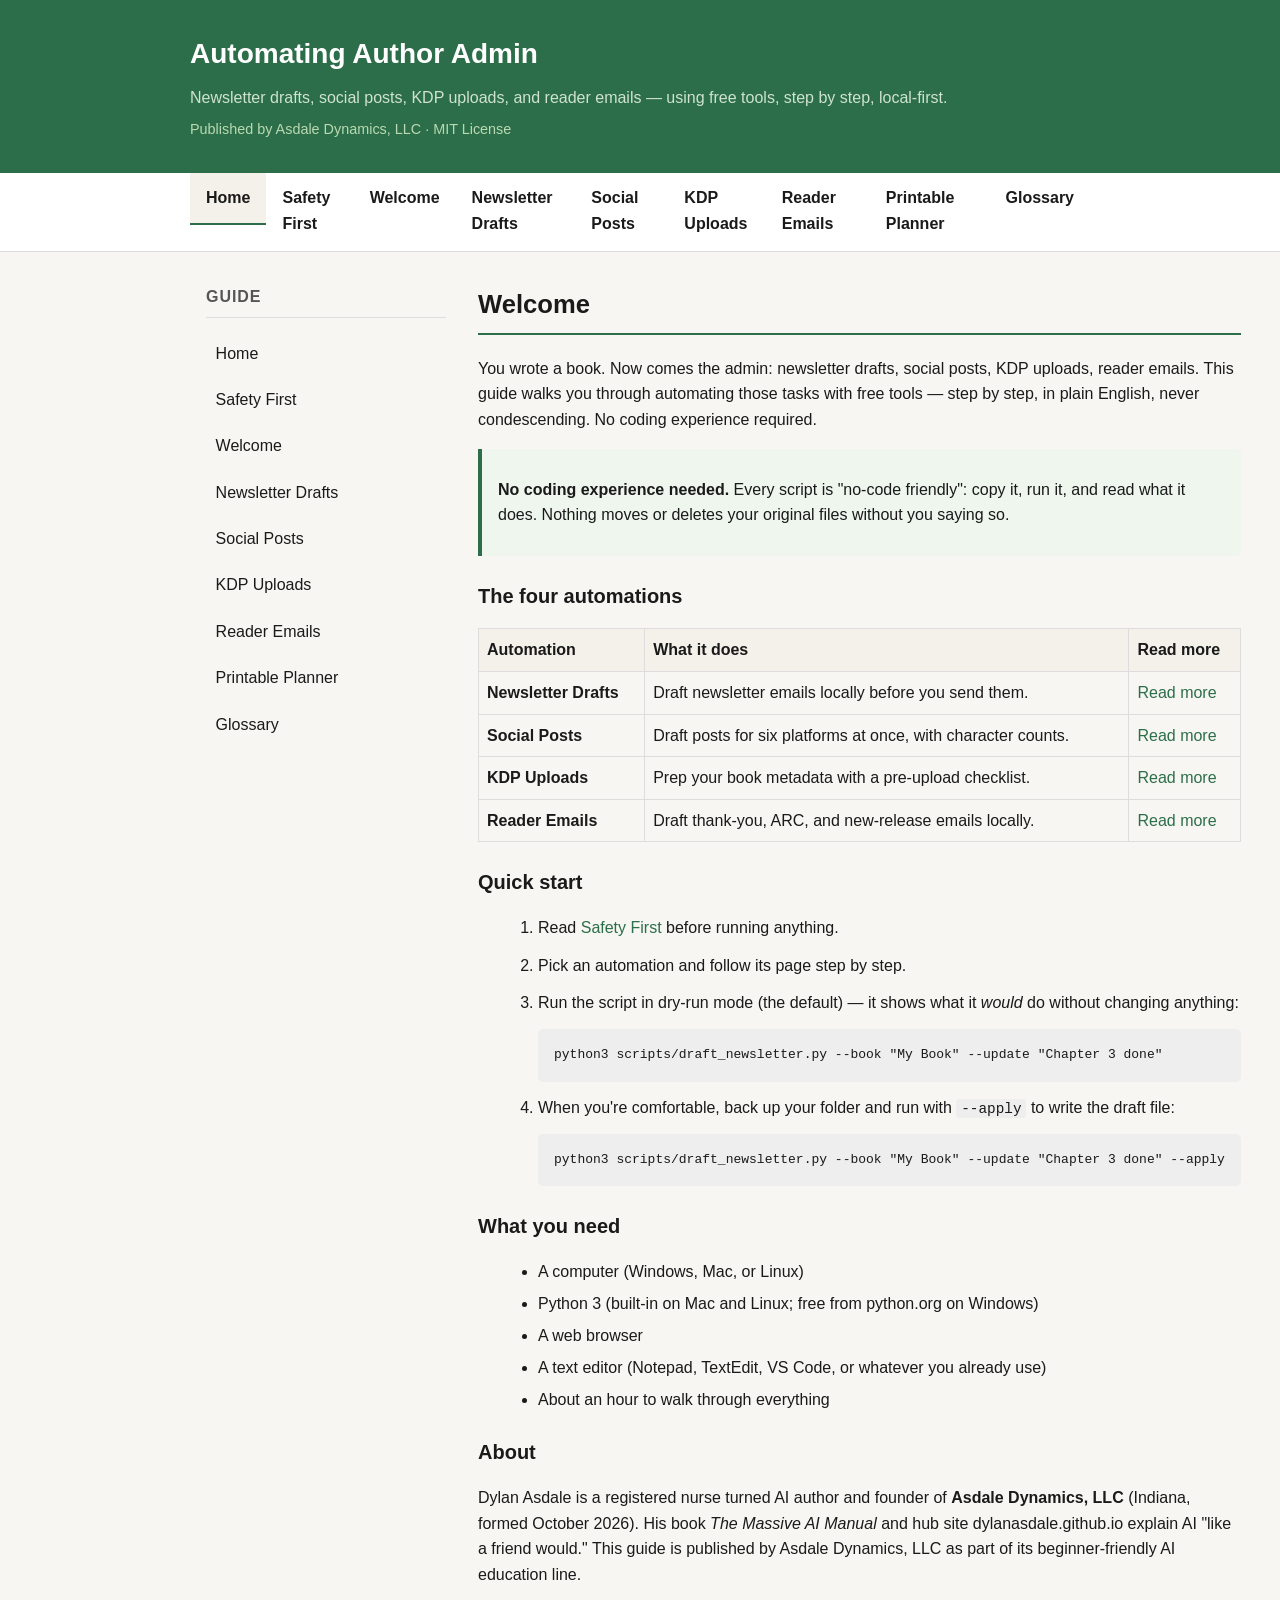
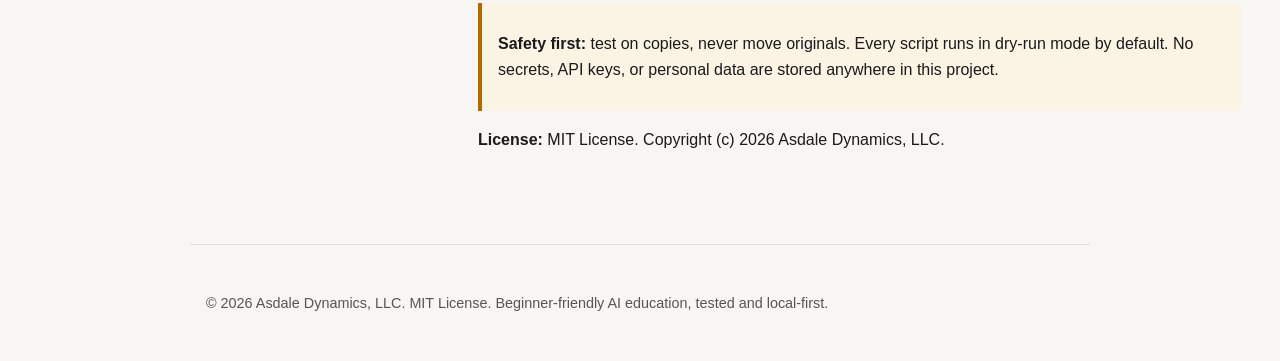
<file: static/index.html>
<!DOCTYPE html>
<html lang="en">
<head>
<meta charset="UTF-8">
<meta name="viewport" content="width=device-width, initial-scale=1.0">
<title>Automating Author Admin — Asdale Dynamics, LLC</title>
<link rel="stylesheet" href="style.css">
</head>
<body>

<header class="site-header">
  <div class="inner">
    <h1>Automating Author Admin</h1>
    <p>Newsletter drafts, social posts, KDP uploads, and reader emails &mdash; using free tools, step by step, local-first.</p>
    <p style="margin-top:0.5rem; font-size:0.9rem; color:#b9d9b2;">Published by Asdale Dynamics, LLC &middot; MIT License</p>
  </div>
</header>

<nav>
  <ul>
    <li><a href="index.html" class="active">Home</a></li>
    <li><a href="safety.html">Safety First</a></li>
    <li><a href="intro.html">Welcome</a></li>
    <li><a href="newsletter-drafts.html">Newsletter Drafts</a></li>
    <li><a href="social-posts.html">Social Posts</a></li>
    <li><a href="kdp-uploads.html">KDP Uploads</a></li>
    <li><a href="reader-emails.html">Reader Emails</a></li>
    <li><a href="automation-planner.html">Printable Planner</a></li>
    <li><a href="glossary.html">Glossary</a></li>
  </ul>
</nav>

<main>
  <aside class="sidebar">
    <h2>Guide</h2>
    <ul>
      <li><a href="index.html">Home</a></li>
      <li><a href="safety.html">Safety First</a></li>
      <li><a href="intro.html">Welcome</a></li>
      <li><a href="newsletter-drafts.html">Newsletter Drafts</a></li>
      <li><a href="social-posts.html">Social Posts</a></li>
      <li><a href="kdp-uploads.html">KDP Uploads</a></li>
      <li><a href="reader-emails.html">Reader Emails</a></li>
      <li><a href="automation-planner.html">Printable Planner</a></li>
      <li><a href="glossary.html">Glossary</a></li>
    </ul>
  </aside>

  <article class="content">
    <h1>Welcome</h1>
    <p>You wrote a book. Now comes the admin: newsletter drafts, social posts,
    KDP uploads, reader emails. This guide walks you through automating those
    tasks with free tools &mdash; step by step, in plain English, never
    condescending. No coding experience required.</p>

    <div class="info-box">
      <p><strong>No coding experience needed.</strong> Every script is
      "no-code friendly": copy it, run it, and read what it does. Nothing
      moves or deletes your original files without you saying so.</p>
    </div>

    <h2>The four automations</h2>
    <table>
      <thead>
        <tr><th>Automation</th><th>What it does</th><th>Read more</th></tr>
      </thead>
      <tbody>
        <tr>
          <td><strong>Newsletter Drafts</strong></td>
          <td>Draft newsletter emails locally before you send them.</td>
          <td><a href="newsletter-drafts.html">Read more</a></td>
        </tr>
        <tr>
          <td><strong>Social Posts</strong></td>
          <td>Draft posts for six platforms at once, with character counts.</td>
          <td><a href="social-posts.html">Read more</a></td>
        </tr>
        <tr>
          <td><strong>KDP Uploads</strong></td>
          <td>Prep your book metadata with a pre-upload checklist.</td>
          <td><a href="kdp-uploads.html">Read more</a></td>
        </tr>
        <tr>
          <td><strong>Reader Emails</strong></td>
          <td>Draft thank-you, ARC, and new-release emails locally.</td>
          <td><a href="reader-emails.html">Read more</a></td>
        </tr>
      </tbody>
    </table>

    <h2>Quick start</h2>
    <ol>
      <li><p>Read <a href="safety.html">Safety First</a> before running anything.</p></li>
      <li><p>Pick an automation and follow its page step by step.</p></li>
      <li><p>Run the script in dry-run mode (the default) &mdash; it shows what it
      <em>would</em> do without changing anything:</p>
        <pre>python3 scripts/draft_newsletter.py --book "My Book" --update "Chapter 3 done"</pre></li>
      <li><p>When you're comfortable, back up your folder and run with
      <code>--apply</code> to write the draft file:</p>
        <pre>python3 scripts/draft_newsletter.py --book "My Book" --update "Chapter 3 done" --apply</pre></li>
    </ol>

    <h2>What you need</h2>
    <ul>
      <li>A computer (Windows, Mac, or Linux)</li>
      <li>Python 3 (built-in on Mac and Linux; free from python.org on Windows)</li>
      <li>A web browser</li>
      <li>A text editor (Notepad, TextEdit, VS Code, or whatever you already use)</li>
      <li>About an hour to walk through everything</li>
    </ul>

    <h2>About</h2>
    <p>Dylan Asdale is a registered nurse turned AI author and founder of
    <strong>Asdale Dynamics, LLC</strong> (Indiana, formed October 2026). His
    book <em>The Massive AI Manual</em> and hub site dylanasdale.github.io
    explain AI "like a friend would." This guide is published by Asdale
    Dynamics, LLC as part of its beginner-friendly AI education line.</p>

    <div class="warn-box">
      <p><strong>Safety first:</strong> test on copies, never move originals.
      Every script runs in dry-run mode by default. No secrets, API keys, or
      personal data are stored anywhere in this project.</p>
    </div>

    <p><strong>License:</strong> MIT License. Copyright (c) 2026 Asdale
    Dynamics, LLC.</p>
  </article>
</main>

<footer>
  <p>&copy; 2026 Asdale Dynamics, LLC. MIT License. Beginner-friendly AI education, tested and local-first.</p>
</footer>

</body>
</html>
</file>
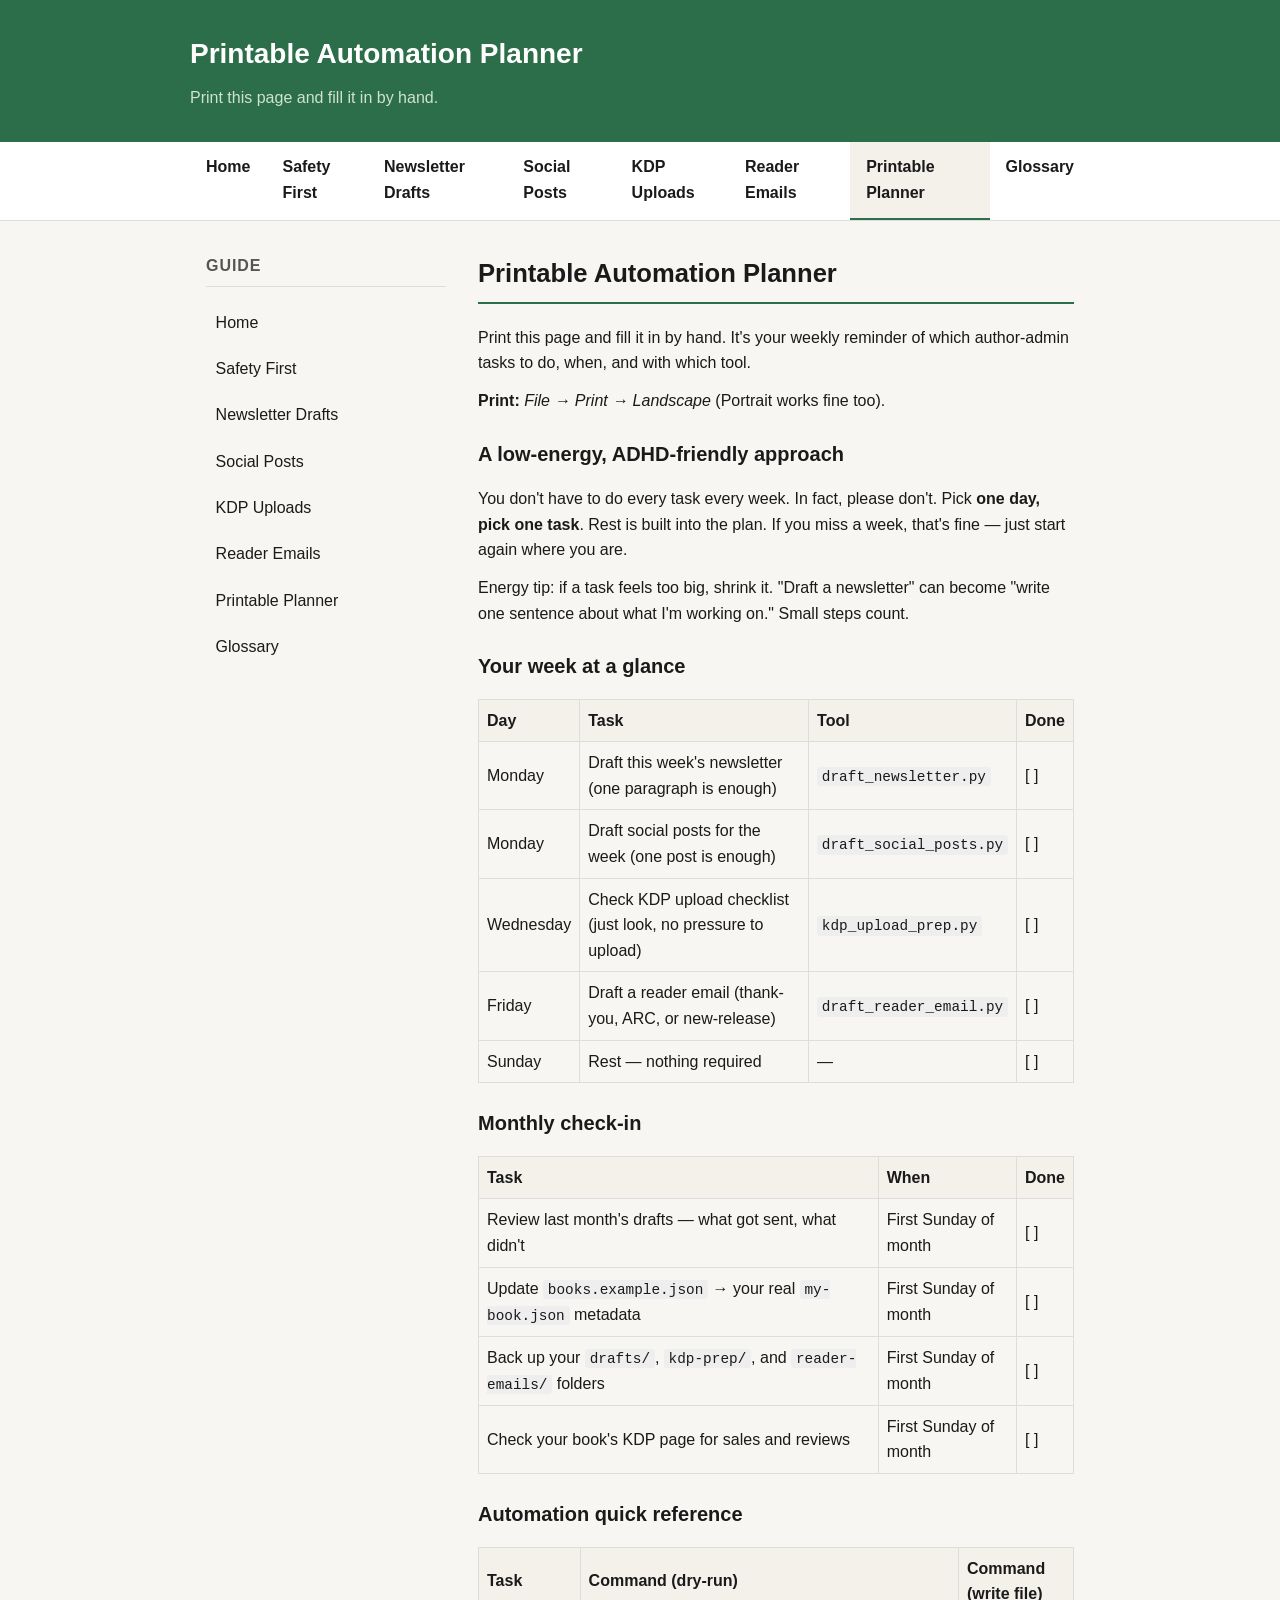
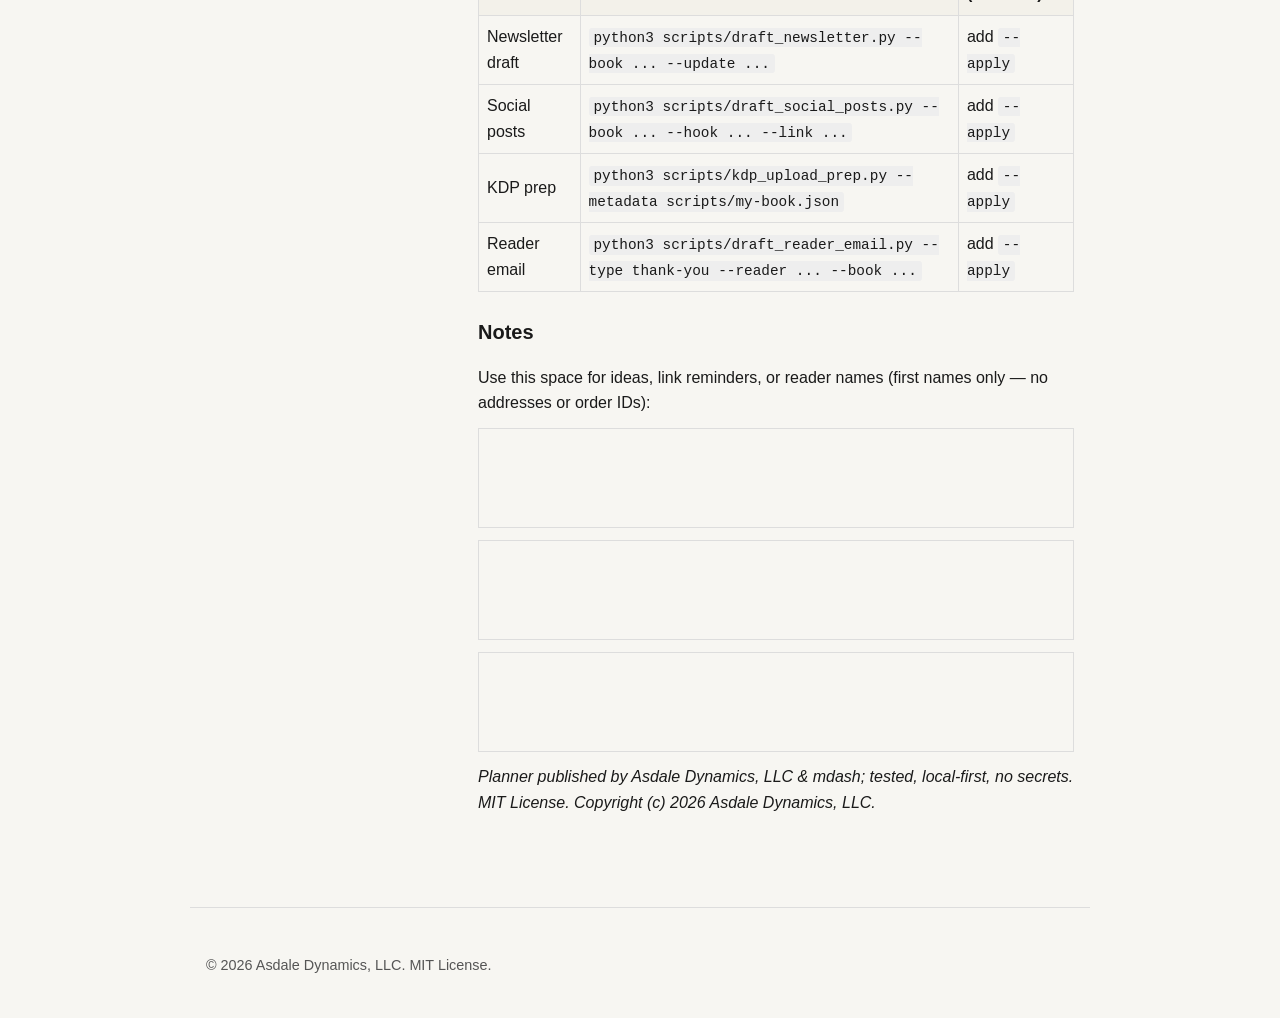
<file: static/automation-planner.html>
<!DOCTYPE html>
<html lang="en">
<head>
<meta charset="UTF-8">
<meta name="viewport" content="width=device-width, initial-scale=1.0">
<title>Printable Automation Planner — Automating Author Admin</title>
<link rel="stylesheet" href="style.css">
</head>
<body>

<header class="site-header">
  <div class="inner">
    <h1>Printable Automation Planner</h1>
    <p>Print this page and fill it in by hand.</p>
  </div>
</header>

<nav>
  <ul>
    <li><a href="index.html">Home</a></li>
    <li><a href="safety.html">Safety First</a></li>
    <li><a href="newsletter-drafts.html">Newsletter Drafts</a></li>
    <li><a href="social-posts.html">Social Posts</a></li>
    <li><a href="kdp-uploads.html">KDP Uploads</a></li>
    <li><a href="reader-emails.html">Reader Emails</a></li>
    <li><a href="automation-planner.html" class="active">Printable Planner</a></li>
    <li><a href="glossary.html">Glossary</a></li>
  </ul>
</nav>

<main>
  <aside class="sidebar">
    <h2>Guide</h2>
    <ul>
      <li><a href="index.html">Home</a></li>
      <li><a href="safety.html">Safety First</a></li>
      <li><a href="newsletter-drafts.html">Newsletter Drafts</a></li>
      <li><a href="social-posts.html">Social Posts</a></li>
      <li><a href="kdp-uploads.html">KDP Uploads</a></li>
      <li><a href="reader-emails.html">Reader Emails</a></li>
      <li><a href="automation-planner.html" class="active">Printable Planner</a></li>
      <li><a href="glossary.html">Glossary</a></li>
    </ul>
  </aside>

  <article class="content">
    <h1>Printable Automation Planner</h1>
    <p>Print this page and fill it in by hand. It's your weekly reminder of
    which author-admin tasks to do, when, and with which tool.</p>
    <p class="no-print"><strong>Print:</strong> <em>File → Print →
    Landscape</em> (Portrait works fine too).</p>

    <h2>A low-energy, ADHD-friendly approach</h2>
    <p>You don't have to do every task every week. In fact, please don't.
    Pick <strong>one day, pick one task</strong>. Rest is built into the
    plan. If you miss a week, that's fine &mdash; just start again where you
    are.</p>
    <p>Energy tip: if a task feels too big, shrink it. "Draft a newsletter"
    can become "write one sentence about what I'm working on." Small steps
    count.</p>

    <h2>Your week at a glance</h2>
    <table>
      <thead><tr><th>Day</th><th>Task</th><th>Tool</th><th>Done</th></tr></thead>
      <tbody>
        <tr><td>Monday</td><td>Draft this week's newsletter (one paragraph is enough)</td><td><code>draft_newsletter.py</code></td><td>[&nbsp;]</td></tr>
        <tr><td>Monday</td><td>Draft social posts for the week (one post is enough)</td><td><code>draft_social_posts.py</code></td><td>[&nbsp;]</td></tr>
        <tr><td>Wednesday</td><td>Check KDP upload checklist (just look, no pressure to upload)</td><td><code>kdp_upload_prep.py</code></td><td>[&nbsp;]</td></tr>
        <tr><td>Friday</td><td>Draft a reader email (thank-you, ARC, or new-release)</td><td><code>draft_reader_email.py</code></td><td>[&nbsp;]</td></tr>
        <tr><td>Sunday</td><td>Rest &mdash; nothing required</td><td>&mdash;</td><td>[&nbsp;]</td></tr>
      </tbody>
    </table>

    <h2>Monthly check-in</h2>
    <table>
      <thead><tr><th>Task</th><th>When</th><th>Done</th></tr></thead>
      <tbody>
        <tr><td>Review last month's drafts &mdash; what got sent, what didn't</td><td>First Sunday of month</td><td>[&nbsp;]</td></tr>
        <tr><td>Update <code>books.example.json</code> &rarr; your real <code>my-book.json</code> metadata</td><td>First Sunday of month</td><td>[&nbsp;]</td></tr>
        <tr><td>Back up your <code>drafts/</code>, <code>kdp-prep/</code>, and <code>reader-emails/</code> folders</td><td>First Sunday of month</td><td>[&nbsp;]</td></tr>
        <tr><td>Check your book's KDP page for sales and reviews</td><td>First Sunday of month</td><td>[&nbsp;]</td></tr>
      </tbody>
    </table>

    <h2>Automation quick reference</h2>
    <table>
      <thead><tr><th>Task</th><th>Command (dry-run)</th><th>Command (write file)</th></tr></thead>
      <tbody>
        <tr>
          <td>Newsletter draft</td>
          <td><code>python3 scripts/draft_newsletter.py --book ... --update ...</code></td>
          <td>add <code>--apply</code></td>
        </tr>
        <tr>
          <td>Social posts</td>
          <td><code>python3 scripts/draft_social_posts.py --book ... --hook ... --link ...</code></td>
          <td>add <code>--apply</code></td>
        </tr>
        <tr>
          <td>KDP prep</td>
          <td><code>python3 scripts/kdp_upload_prep.py --metadata scripts/my-book.json</code></td>
          <td>add <code>--apply</code></td>
        </tr>
        <tr>
          <td>Reader email</td>
          <td><code>python3 scripts/draft_reader_email.py --type thank-you --reader ... --book ...</code></td>
          <td>add <code>--apply</code></td>
        </tr>
      </tbody>
    </table>

    <h2>Notes</h2>
    <p>Use this space for ideas, link reminders, or reader names (first names
    only &mdash; no addresses or order IDs):</p>
    <p style="height: 100px; border: 1px solid var(--line);"></p>
    <p style="height: 100px; border: 1px solid var(--line);"></p>
    <p style="height: 100px; border: 1px solid var(--line);"></p>

    <p class="no-print"><em>Planner published by Asdale Dynamics, LLC &
mdash; tested, local-first, no secrets. MIT License. Copyright (c) 2026
Asdale Dynamics, LLC.</em></p>
  </article>
</main>

<footer>
  <p>&copy; 2026 Asdale Dynamics, LLC. MIT License.</p>
</footer>

</body>
</html>
</file>
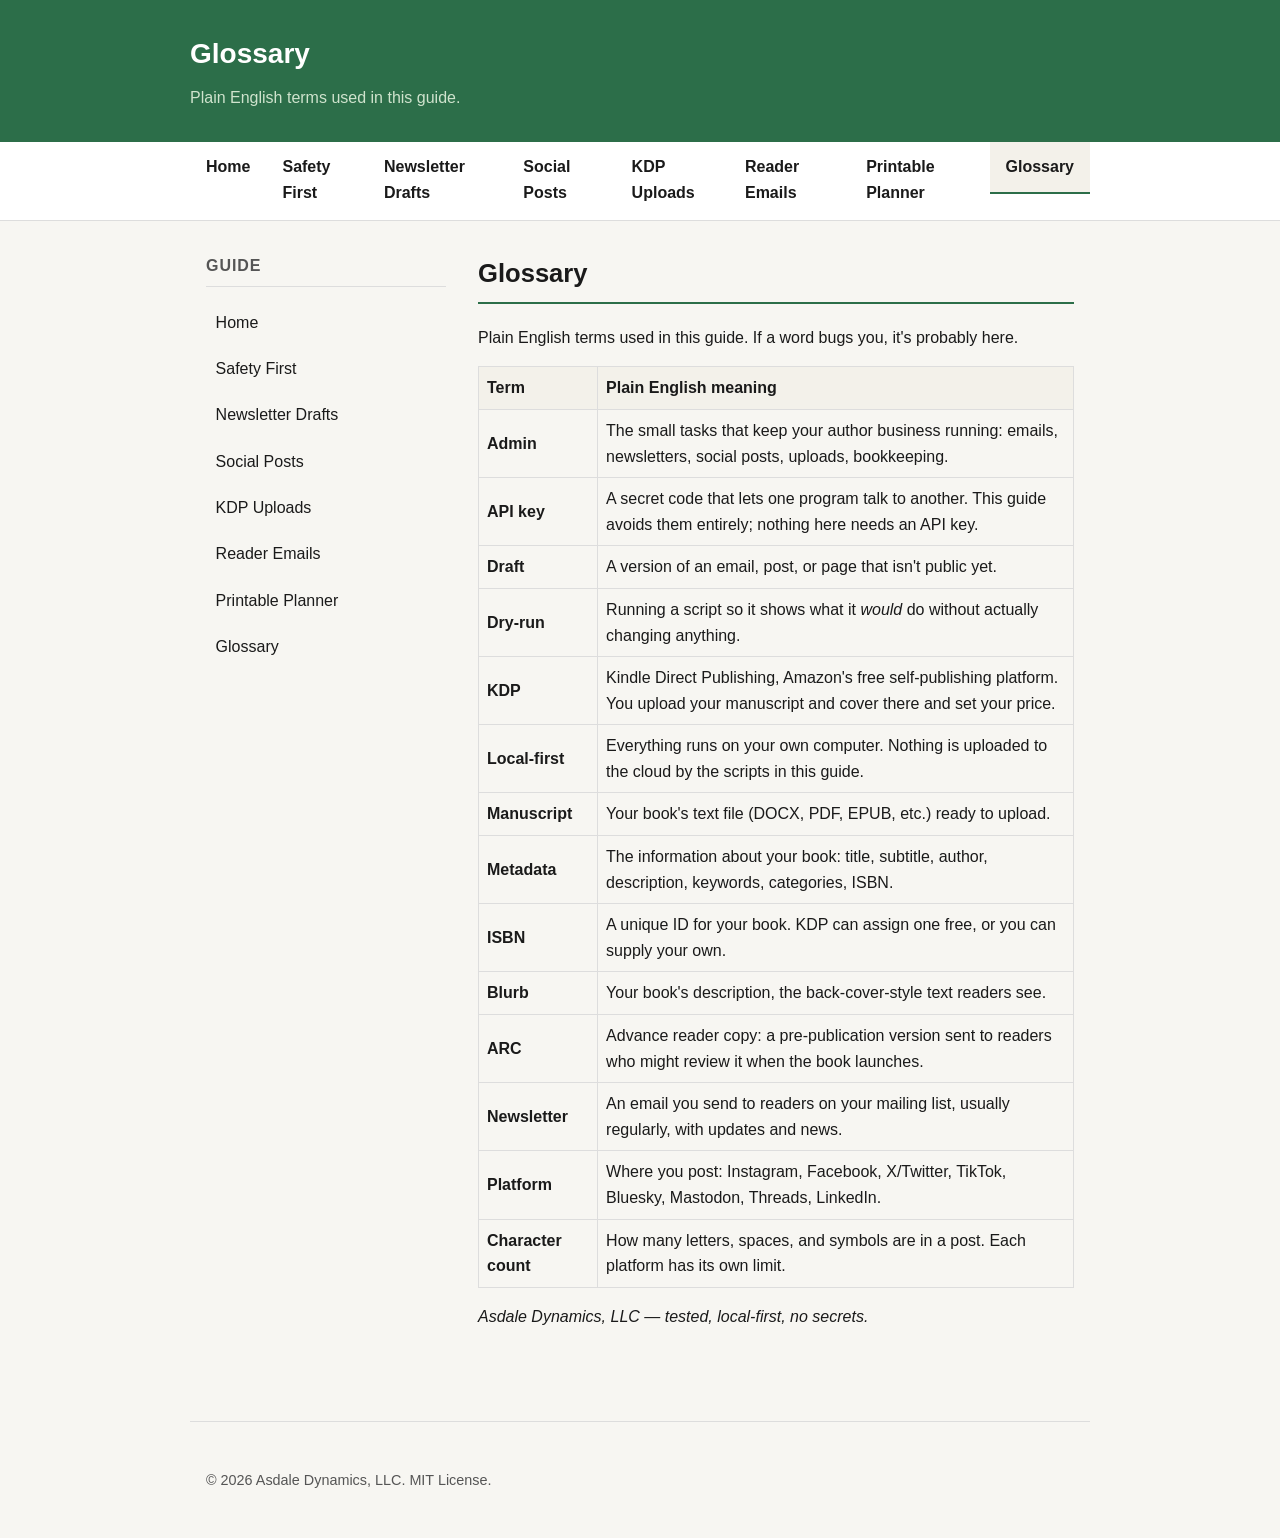
<file: static/glossary.html>
<!DOCTYPE html>
<html lang="en">
<head>
<meta charset="UTF-8">
<meta name="viewport" content="width=device-width, initial-scale=1.0">
<title>Glossary — Automating Author Admin</title>
<link rel="stylesheet" href="style.css">
</head>
<body>

<header class="site-header">
  <div class="inner">
    <h1>Glossary</h1>
    <p>Plain English terms used in this guide.</p>
  </div>
</header>

<nav>
  <ul>
    <li><a href="index.html">Home</a></li>
    <li><a href="safety.html">Safety First</a></li>
    <li><a href="newsletter-drafts.html">Newsletter Drafts</a></li>
    <li><a href="social-posts.html">Social Posts</a></li>
    <li><a href="kdp-uploads.html">KDP Uploads</a></li>
    <li><a href="reader-emails.html">Reader Emails</a></li>
    <li><a href="automation-planner.html">Printable Planner</a></li>
    <li><a href="glossary.html" class="active">Glossary</a></li>
  </ul>
</nav>

<main>
  <aside class="sidebar">
    <h2>Guide</h2>
    <ul>
      <li><a href="index.html">Home</a></li>
      <li><a href="safety.html">Safety First</a></li>
      <li><a href="newsletter-drafts.html">Newsletter Drafts</a></li>
      <li><a href="social-posts.html">Social Posts</a></li>
      <li><a href="kdp-uploads.html">KDP Uploads</a></li>
      <li><a href="reader-emails.html">Reader Emails</a></li>
      <li><a href="automation-planner.html">Printable Planner</a></li>
      <li><a href="glossary.html" class="active">Glossary</a></li>
    </ul>
  </aside>

  <article class="content">
    <h1>Glossary</h1>
    <p>Plain English terms used in this guide. If a word bugs you, it's
    probably here.</p>

    <table>
      <thead><tr><th>Term</th><th>Plain English meaning</th></tr></thead>
      <tbody>
        <tr><td><strong>Admin</strong></td><td>The small tasks that keep your author business running: emails, newsletters, social posts, uploads, bookkeeping.</td></tr>
        <tr><td><strong>API key</strong></td><td>A secret code that lets one program talk to another. This guide avoids them entirely; nothing here needs an API key.</td></tr>
        <tr><td><strong>Draft</strong></td><td>A version of an email, post, or page that isn't public yet.</td></tr>
        <tr><td><strong>Dry-run</strong></td><td>Running a script so it shows what it <em>would</em> do without actually changing anything.</td></tr>
        <tr><td><strong>KDP</strong></td><td>Kindle Direct Publishing, Amazon's free self-publishing platform. You upload your manuscript and cover there and set your price.</td></tr>
        <tr><td><strong>Local-first</strong></td><td>Everything runs on your own computer. Nothing is uploaded to the cloud by the scripts in this guide.</td></tr>
        <tr><td><strong>Manuscript</strong></td><td>Your book's text file (DOCX, PDF, EPUB, etc.) ready to upload.</td></tr>
        <tr><td><strong>Metadata</strong></td><td>The information about your book: title, subtitle, author, description, keywords, categories, ISBN.</td></tr>
        <tr><td><strong>ISBN</strong></td><td>A unique ID for your book. KDP can assign one free, or you can supply your own.</td></tr>
        <tr><td><strong>Blurb</strong></td><td>Your book's description, the back-cover-style text readers see.</td></tr>
        <tr><td><strong>ARC</strong></td><td>Advance reader copy: a pre-publication version sent to readers who might review it when the book launches.</td></tr>
        <tr><td><strong>Newsletter</strong></td><td>An email you send to readers on your mailing list, usually regularly, with updates and news.</td></tr>
        <tr><td><strong>Platform</strong></td><td>Where you post: Instagram, Facebook, X/Twitter, TikTok, Bluesky, Mastodon, Threads, LinkedIn.</td></tr>
        <tr><td><strong>Character count</strong></td><td>How many letters, spaces, and symbols are in a post. Each platform has its own limit.</td></tr>
      </tbody>
    </table>

    <p class="no-print"><em>Asdale Dynamics, LLC &mdash; tested, local-first,
    no secrets.</em></p>
  </article>
</main>

<footer>
  <p>&copy; 2026 Asdale Dynamics, LLC. MIT License.</p>
</footer>

</body>
</html>
</file>
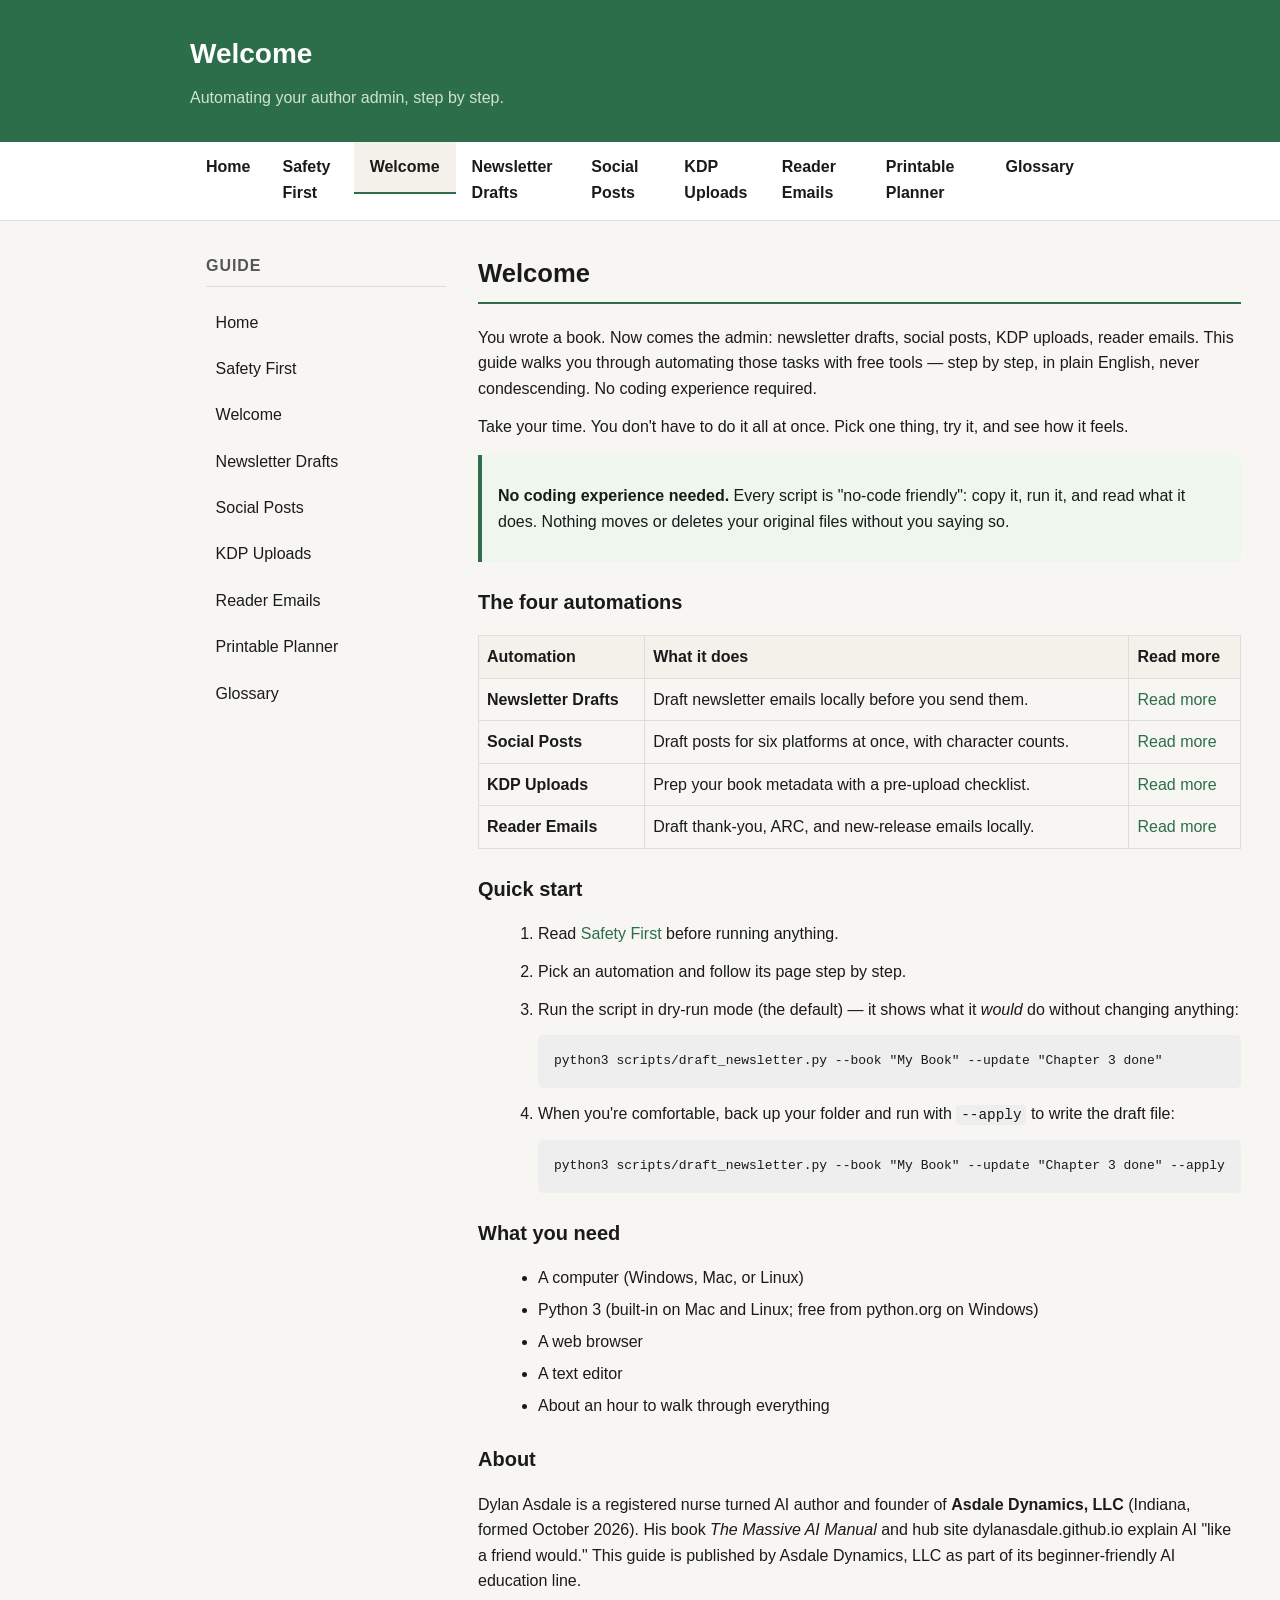
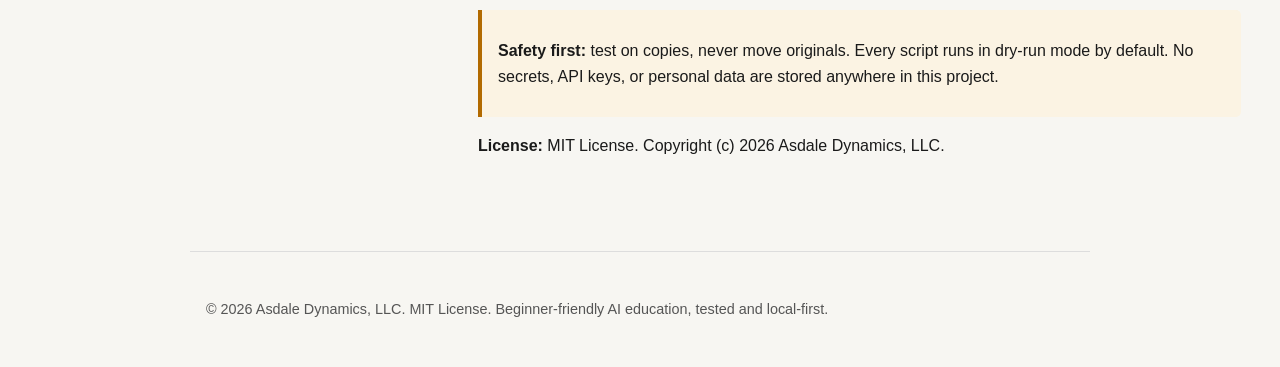
<file: static/intro.html>
<!DOCTYPE html>
<html lang="en">
<head>
<meta charset="UTF-8">
<meta name="viewport" content="width=device-width, initial-scale=1.0">
<title>Welcome — Automating Author Admin</title>
<link rel="stylesheet" href="style.css">
</head>
<body>

<header class="site-header">
  <div class="inner">
    <h1>Welcome</h1>
    <p>Automating your author admin, step by step.</p>
  </div>
</header>

<nav>
  <ul>
    <li><a href="index.html">Home</a></li>
    <li><a href="safety.html">Safety First</a></li>
    <li><a href="intro.html" class="active">Welcome</a></li>
    <li><a href="newsletter-drafts.html">Newsletter Drafts</a></li>
    <li><a href="social-posts.html">Social Posts</a></li>
    <li><a href="kdp-uploads.html">KDP Uploads</a></li>
    <li><a href="reader-emails.html">Reader Emails</a></li>
    <li><a href="automation-planner.html">Printable Planner</a></li>
    <li><a href="glossary.html">Glossary</a></li>
  </ul>
</nav>

<main>
  <aside class="sidebar">
    <h2>Guide</h2>
    <ul>
      <li><a href="index.html">Home</a></li>
      <li><a href="safety.html">Safety First</a></li>
      <li><a href="intro.html" class="active">Welcome</a></li>
      <li><a href="newsletter-drafts.html">Newsletter Drafts</a></li>
      <li><a href="social-posts.html">Social Posts</a></li>
      <li><a href="kdp-uploads.html">KDP Uploads</a></li>
      <li><a href="reader-emails.html">Reader Emails</a></li>
      <li><a href="automation-planner.html">Printable Planner</a></li>
      <li><a href="glossary.html">Glossary</a></li>
    </ul>
  </aside>

  <article class="content">
    <h1>Welcome</h1>
    <p>You wrote a book. Now comes the admin: newsletter drafts, social posts,
    KDP uploads, reader emails. This guide walks you through automating those
    tasks with free tools &mdash; step by step, in plain English, never
    condescending. No coding experience required.</p>
    <p>Take your time. You don't have to do it all at once. Pick one thing,
    try it, and see how it feels.</p>

    <div class="info-box">
      <p><strong>No coding experience needed.</strong> Every script is
      "no-code friendly": copy it, run it, and read what it does. Nothing
      moves or deletes your original files without you saying so.</p>
    </div>

    <h2>The four automations</h2>
    <table>
      <thead>
        <tr><th>Automation</th><th>What it does</th><th>Read more</th></tr>
      </thead>
      <tbody>
        <tr>
          <td><strong>Newsletter Drafts</strong></td>
          <td>Draft newsletter emails locally before you send them.</td>
          <td><a href="newsletter-drafts.html">Read more</a></td>
        </tr>
        <tr>
          <td><strong>Social Posts</strong></td>
          <td>Draft posts for six platforms at once, with character counts.</td>
          <td><a href="social-posts.html">Read more</a></td>
        </tr>
        <tr>
          <td><strong>KDP Uploads</strong></td>
          <td>Prep your book metadata with a pre-upload checklist.</td>
          <td><a href="kdp-uploads.html">Read more</a></td>
        </tr>
        <tr>
          <td><strong>Reader Emails</strong></td>
          <td>Draft thank-you, ARC, and new-release emails locally.</td>
          <td><a href="reader-emails.html">Read more</a></td>
        </tr>
      </tbody>
    </table>

    <h2>Quick start</h2>
    <ol>
      <li><p>Read <a href="safety.html">Safety First</a> before running anything.</p></li>
      <li><p>Pick an automation and follow its page step by step.</p></li>
      <li><p>Run the script in dry-run mode (the default) &mdash; it shows what it
      <em>would</em> do without changing anything:</p>
        <pre>python3 scripts/draft_newsletter.py --book "My Book" --update "Chapter 3 done"</pre></li>
      <li><p>When you're comfortable, back up your folder and run with
      <code>--apply</code> to write the draft file:</p>
        <pre>python3 scripts/draft_newsletter.py --book "My Book" --update "Chapter 3 done" --apply</pre></li>
    </ol>

    <h2>What you need</h2>
    <ul>
      <li>A computer (Windows, Mac, or Linux)</li>
      <li>Python 3 (built-in on Mac and Linux; free from python.org on Windows)</li>
      <li>A web browser</li>
      <li>A text editor</li>
      <li>About an hour to walk through everything</li>
    </ul>

    <h2>About</h2>
    <p>Dylan Asdale is a registered nurse turned AI author and founder of
    <strong>Asdale Dynamics, LLC</strong> (Indiana, formed October 2026). His
    book <em>The Massive AI Manual</em> and hub site dylanasdale.github.io
    explain AI "like a friend would." This guide is published by Asdale
    Dynamics, LLC as part of its beginner-friendly AI education line.</p>

    <div class="warn-box">
      <p><strong>Safety first:</strong> test on copies, never move originals.
      Every script runs in dry-run mode by default. No secrets, API keys, or
      personal data are stored anywhere in this project.</p>
    </div>

    <p><strong>License:</strong> MIT License. Copyright (c) 2026 Asdale
    Dynamics, LLC.</p>
  </article>
</main>

<footer>
  <p>&copy; 2026 Asdale Dynamics, LLC. MIT License. Beginner-friendly AI education, tested and local-first.</p>
</footer>

</body>
</html>
</file>
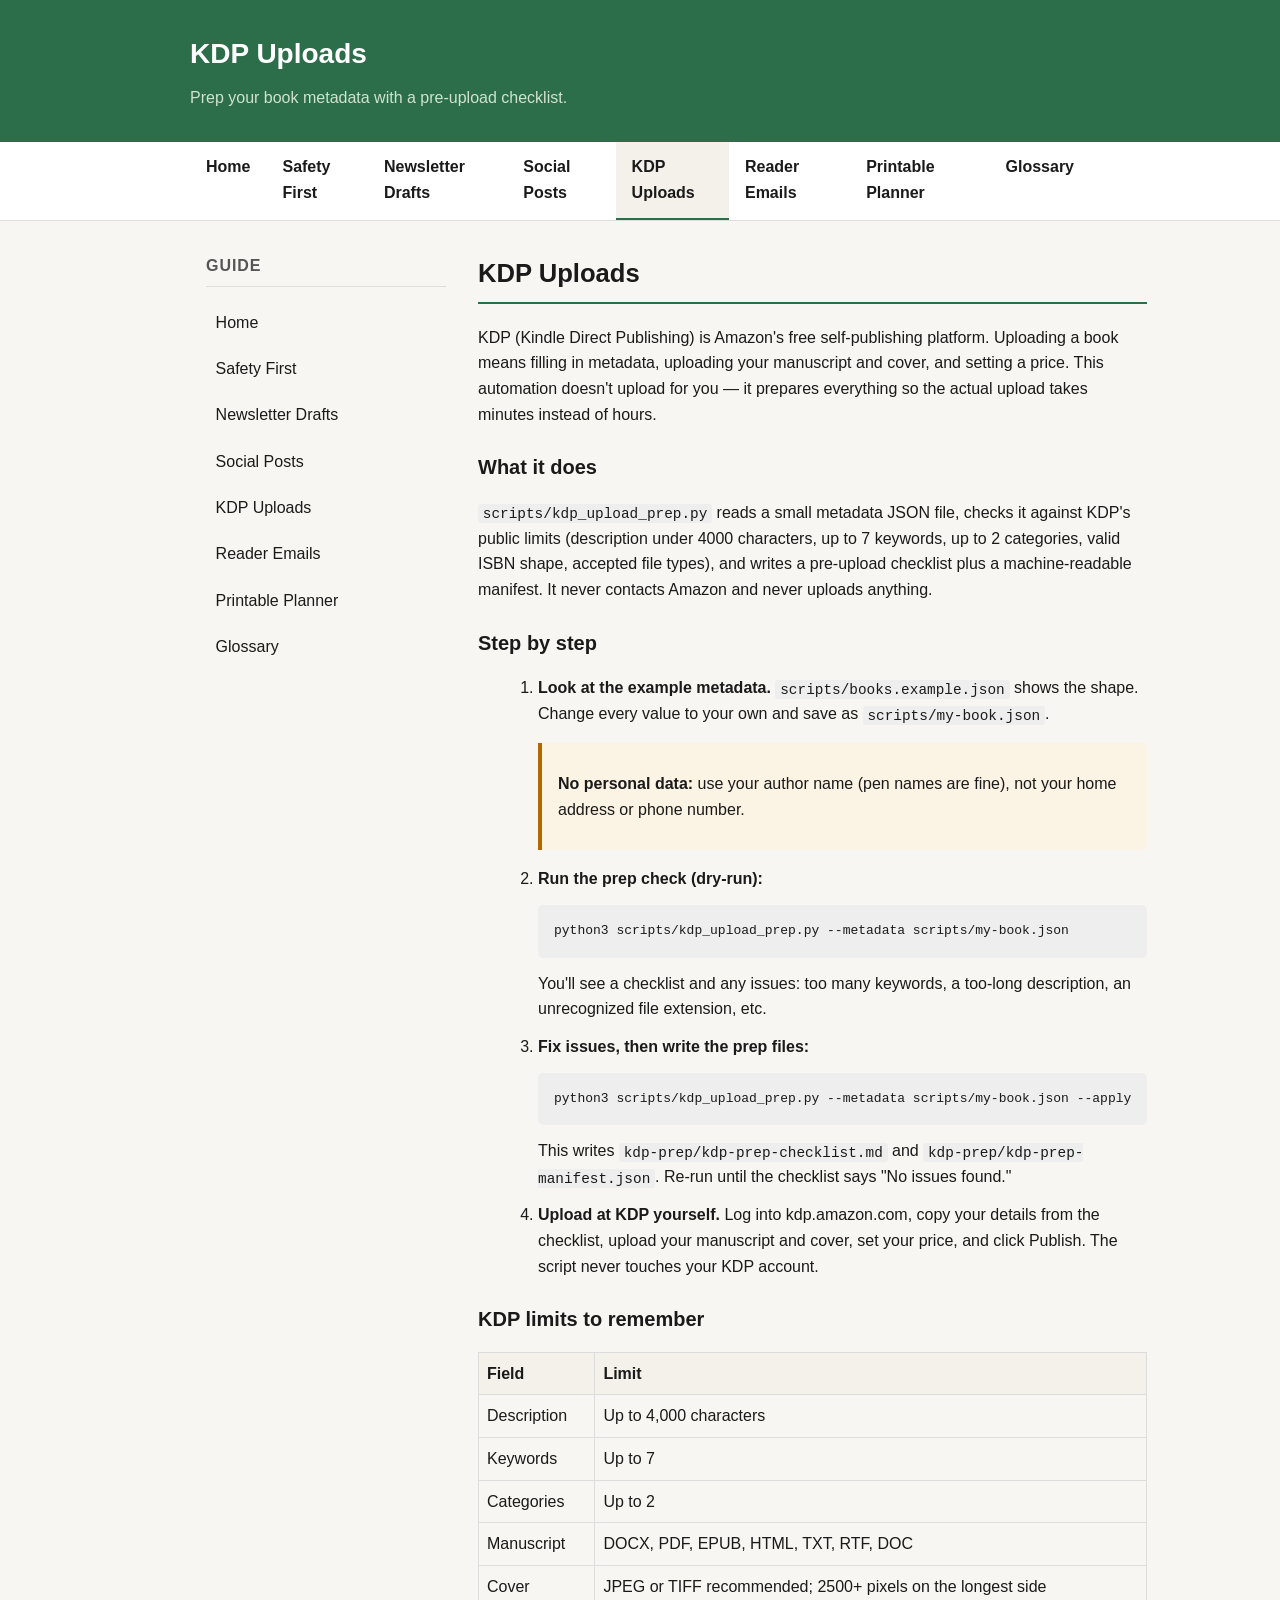
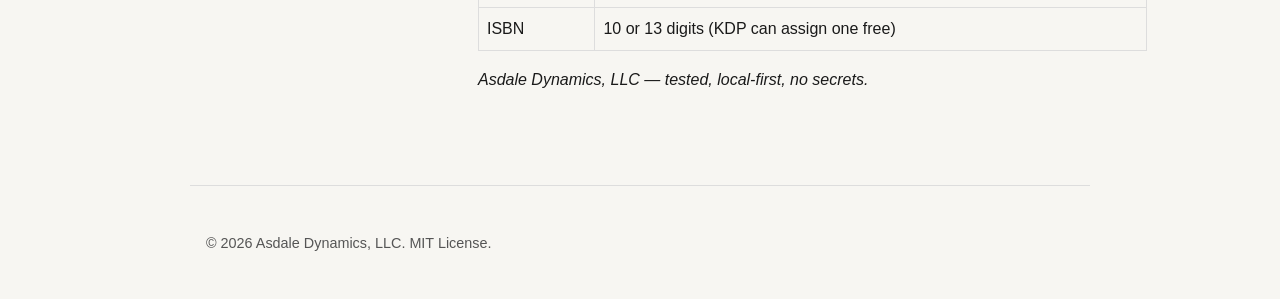
<file: static/kdp-uploads.html>
<!DOCTYPE html>
<html lang="en">
<head>
<meta charset="UTF-8">
<meta name="viewport" content="width=device-width, initial-scale=1.0">
<title>KDP Uploads — Automating Author Admin</title>
<link rel="stylesheet" href="style.css">
</head>
<body>

<header class="site-header">
  <div class="inner">
    <h1>KDP Uploads</h1>
    <p>Prep your book metadata with a pre-upload checklist.</p>
  </div>
</header>

<nav>
  <ul>
    <li><a href="index.html">Home</a></li>
    <li><a href="safety.html">Safety First</a></li>
    <li><a href="newsletter-drafts.html">Newsletter Drafts</a></li>
    <li><a href="social-posts.html">Social Posts</a></li>
    <li><a href="kdp-uploads.html" class="active">KDP Uploads</a></li>
    <li><a href="reader-emails.html">Reader Emails</a></li>
    <li><a href="automation-planner.html">Printable Planner</a></li>
    <li><a href="glossary.html">Glossary</a></li>
  </ul>
</nav>

<main>
  <aside class="sidebar">
    <h2>Guide</h2>
    <ul>
      <li><a href="index.html">Home</a></li>
      <li><a href="safety.html">Safety First</a></li>
      <li><a href="newsletter-drafts.html">Newsletter Drafts</a></li>
      <li><a href="social-posts.html">Social Posts</a></li>
      <li><a href="kdp-uploads.html" class="active">KDP Uploads</a></li>
      <li><a href="reader-emails.html">Reader Emails</a></li>
      <li><a href="automation-planner.html">Printable Planner</a></li>
      <li><a href="glossary.html">Glossary</a></li>
    </ul>
  </aside>

  <article class="content">
    <h1>KDP Uploads</h1>
    <p>KDP (Kindle Direct Publishing) is Amazon's free self-publishing
    platform. Uploading a book means filling in metadata, uploading your
    manuscript and cover, and setting a price. This automation doesn't upload
    for you &mdash; it prepares everything so the actual upload takes minutes
    instead of hours.</p>

    <h2>What it does</h2>
    <p><code>scripts/kdp_upload_prep.py</code> reads a small metadata JSON
    file, checks it against KDP's public limits (description under 4000
    characters, up to 7 keywords, up to 2 categories, valid ISBN shape,
    accepted file types), and writes a pre-upload checklist plus a
    machine-readable manifest. It never contacts Amazon and never uploads
    anything.</p>

    <h2>Step by step</h2>
    <ol>
      <li><p><strong>Look at the example metadata.</strong>
      <code>scripts/books.example.json</code> shows the shape. Change every
      value to your own and save as <code>scripts/my-book.json</code>.</p>
        <div class="warn-box">
          <p><strong>No personal data:</strong> use your author name (pen
          names are fine), not your home address or phone number.</p>
        </div></li>
      <li><p><strong>Run the prep check (dry-run):</strong></p>
        <pre>python3 scripts/kdp_upload_prep.py --metadata scripts/my-book.json</pre>
        <p>You'll see a checklist and any issues: too many keywords, a
        too-long description, an unrecognized file extension, etc.</p></li>
      <li><p><strong>Fix issues, then write the prep files:</strong></p>
        <pre>python3 scripts/kdp_upload_prep.py --metadata scripts/my-book.json --apply</pre>
        <p>This writes <code>kdp-prep/kdp-prep-checklist.md</code> and
        <code>kdp-prep/kdp-prep-manifest.json</code>. Re-run until the
        checklist says "No issues found."</p></li>
      <li><p><strong>Upload at KDP yourself.</strong> Log into
      kdp.amazon.com, copy your details from the checklist, upload your
      manuscript and cover, set your price, and click Publish. The script
      never touches your KDP account.</p></li>
    </ol>

    <h2>KDP limits to remember</h2>
    <table>
      <thead><tr><th>Field</th><th>Limit</th></tr></thead>
      <tbody>
        <tr><td>Description</td><td>Up to 4,000 characters</td></tr>
        <tr><td>Keywords</td><td>Up to 7</td></tr>
        <tr><td>Categories</td><td>Up to 2</td></tr>
        <tr><td>Manuscript</td><td>DOCX, PDF, EPUB, HTML, TXT, RTF, DOC</td></tr>
        <tr><td>Cover</td><td>JPEG or TIFF recommended; 2500+ pixels on the longest side</td></tr>
        <tr><td>ISBN</td><td>10 or 13 digits (KDP can assign one free)</td></tr>
      </tbody>
    </table>

    <p class="no-print"><em>Asdale Dynamics, LLC &mdash; tested, local-first,
    no secrets.</em></p>
  </article>
</main>

<footer>
  <p>&copy; 2026 Asdale Dynamics, LLC. MIT License.</p>
</footer>

</body>
</html>
</file>
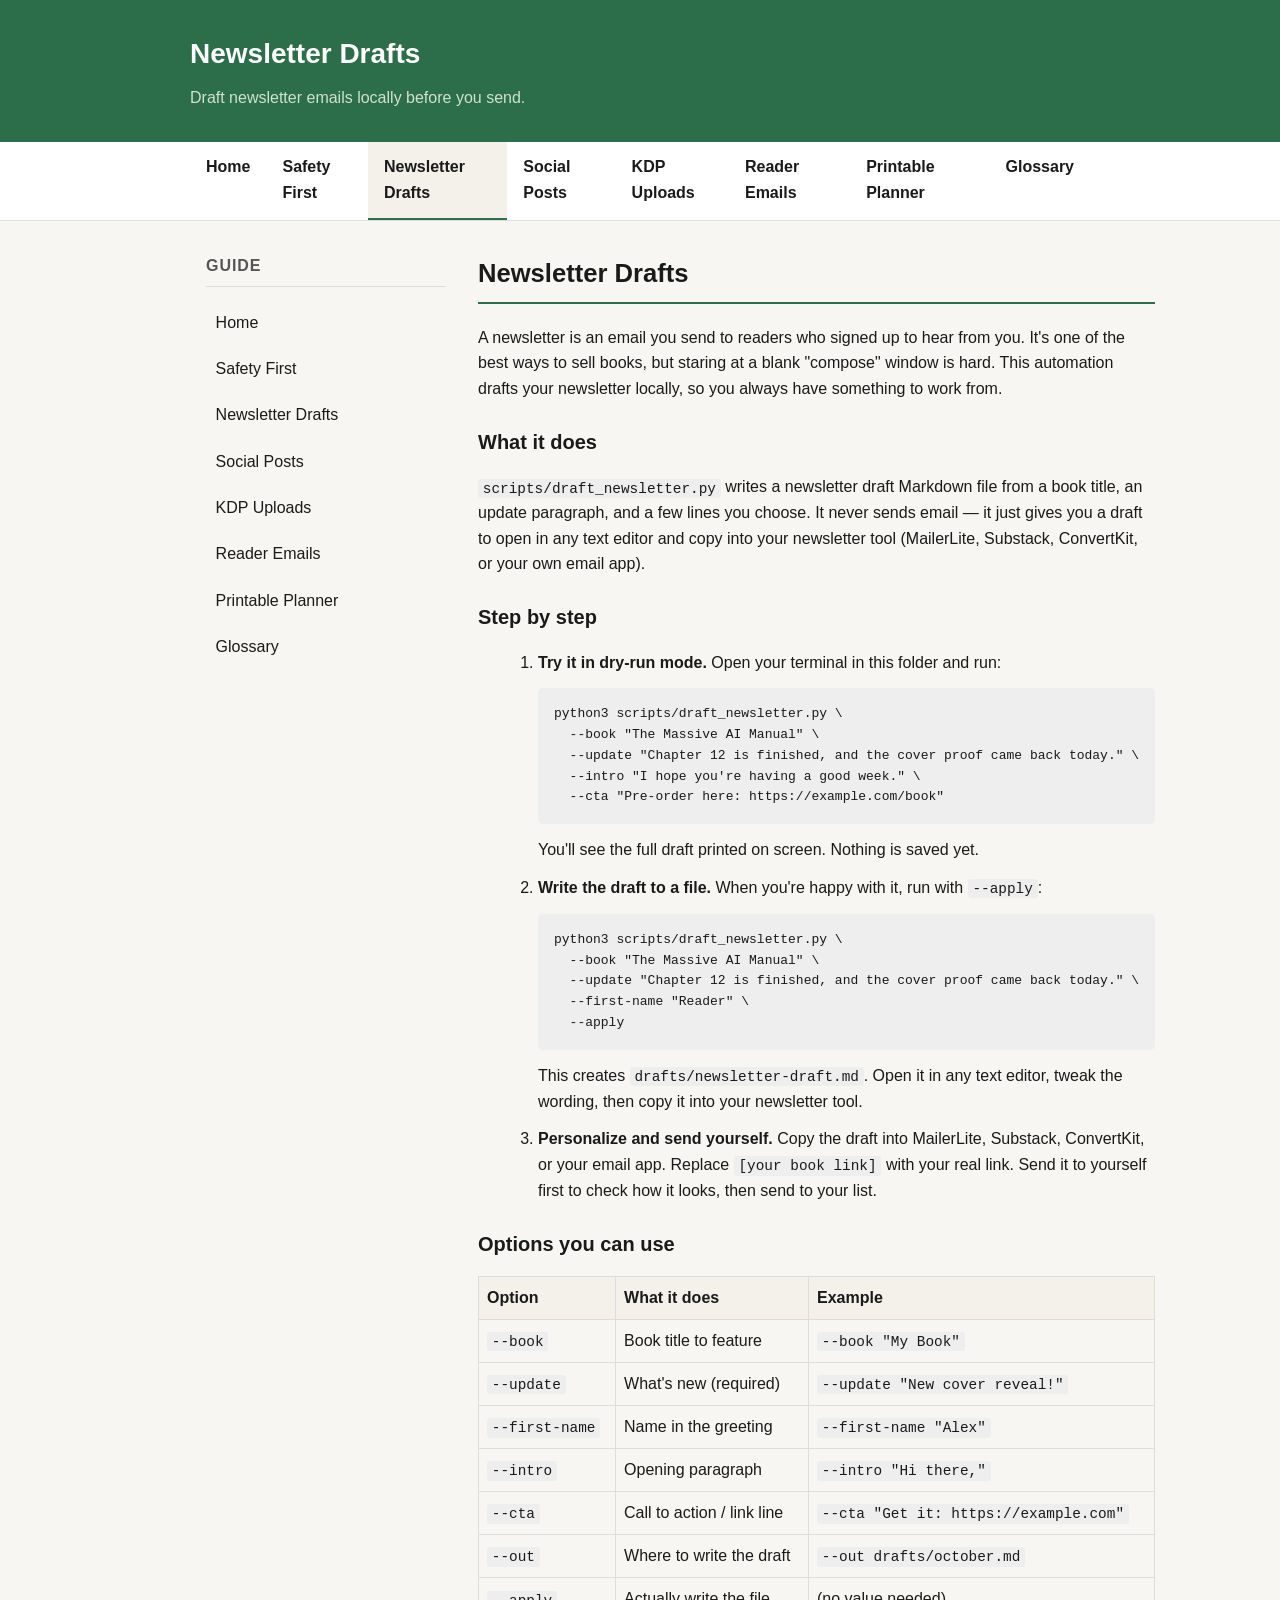
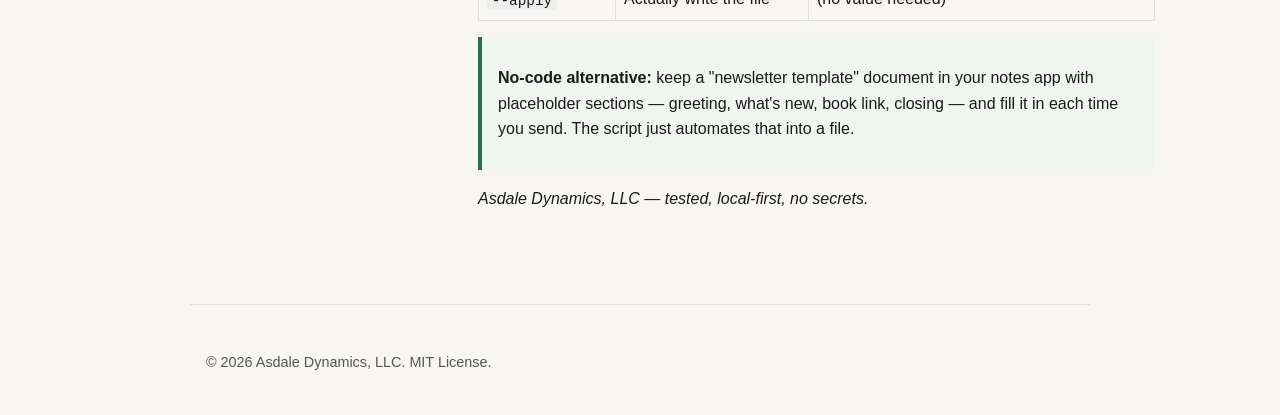
<file: static/newsletter-drafts.html>
<!DOCTYPE html>
<html lang="en">
<head>
<meta charset="UTF-8">
<meta name="viewport" content="width=device-width, initial-scale=1.0">
<title>Newsletter Drafts — Automating Author Admin</title>
<link rel="stylesheet" href="style.css">
</head>
<body>

<header class="site-header">
  <div class="inner">
    <h1>Newsletter Drafts</h1>
    <p>Draft newsletter emails locally before you send.</p>
  </div>
</header>

<nav>
  <ul>
    <li><a href="index.html">Home</a></li>
    <li><a href="safety.html">Safety First</a></li>
    <li><a href="newsletter-drafts.html" class="active">Newsletter Drafts</a></li>
    <li><a href="social-posts.html">Social Posts</a></li>
    <li><a href="kdp-uploads.html">KDP Uploads</a></li>
    <li><a href="reader-emails.html">Reader Emails</a></li>
    <li><a href="automation-planner.html">Printable Planner</a></li>
    <li><a href="glossary.html">Glossary</a></li>
  </ul>
</nav>

<main>
  <aside class="sidebar">
    <h2>Guide</h2>
    <ul>
      <li><a href="index.html">Home</a></li>
      <li><a href="safety.html">Safety First</a></li>
      <li><a href="newsletter-drafts.html" class="active">Newsletter Drafts</a></li>
      <li><a href="social-posts.html">Social Posts</a></li>
      <li><a href="kdp-uploads.html">KDP Uploads</a></li>
      <li><a href="reader-emails.html">Reader Emails</a></li>
      <li><a href="automation-planner.html">Printable Planner</a></li>
      <li><a href="glossary.html">Glossary</a></li>
    </ul>
  </aside>

  <article class="content">
    <h1>Newsletter Drafts</h1>
    <p>A newsletter is an email you send to readers who signed up to hear from
    you. It's one of the best ways to sell books, but staring at a blank
    "compose" window is hard. This automation drafts your newsletter locally,
    so you always have something to work from.</p>

    <h2>What it does</h2>
    <p><code>scripts/draft_newsletter.py</code> writes a newsletter draft
    Markdown file from a book title, an update paragraph, and a few lines you
    choose. It never sends email &mdash; it just gives you a draft to open in
    any text editor and copy into your newsletter tool (MailerLite, Substack,
    ConvertKit, or your own email app).</p>

    <h2>Step by step</h2>
    <ol>
      <li><p><strong>Try it in dry-run mode.</strong> Open your terminal in
      this folder and run:</p>
        <pre>python3 scripts/draft_newsletter.py \
  --book "The Massive AI Manual" \
  --update "Chapter 12 is finished, and the cover proof came back today." \
  --intro "I hope you're having a good week." \
  --cta "Pre-order here: https://example.com/book"</pre>
        <p>You'll see the full draft printed on screen. Nothing is saved yet.</p></li>
      <li><p><strong>Write the draft to a file.</strong> When you're happy
      with it, run with <code>--apply</code>:</p>
        <pre>python3 scripts/draft_newsletter.py \
  --book "The Massive AI Manual" \
  --update "Chapter 12 is finished, and the cover proof came back today." \
  --first-name "Reader" \
  --apply</pre>
        <p>This creates <code>drafts/newsletter-draft.md</code>. Open it in
        any text editor, tweak the wording, then copy it into your newsletter
        tool.</p></li>
      <li><p><strong>Personalize and send yourself.</strong> Copy the draft
      into MailerLite, Substack, ConvertKit, or your email app. Replace
      <code>[your book link]</code> with your real link. Send it to yourself
      first to check how it looks, then send to your list.</p></li>
    </ol>

    <h2>Options you can use</h2>
    <table>
      <thead><tr><th>Option</th><th>What it does</th><th>Example</th></tr></thead>
      <tbody>
        <tr><td><code>--book</code></td><td>Book title to feature</td><td><code>--book "My Book"</code></td></tr>
        <tr><td><code>--update</code></td><td>What's new (required)</td><td><code>--update "New cover reveal!"</code></td></tr>
        <tr><td><code>--first-name</code></td><td>Name in the greeting</td><td><code>--first-name "Alex"</code></td></tr>
        <tr><td><code>--intro</code></td><td>Opening paragraph</td><td><code>--intro "Hi there,"</code></td></tr>
        <tr><td><code>--cta</code></td><td>Call to action / link line</td><td><code>--cta "Get it: https://example.com"</code></td></tr>
        <tr><td><code>--out</code></td><td>Where to write the draft</td><td><code>--out drafts/october.md</code></td></tr>
        <tr><td><code>--apply</code></td><td>Actually write the file</td><td>(no value needed)</td></tr>
      </tbody>
    </table>

    <div class="info-box">
      <p><strong>No-code alternative:</strong> keep a "newsletter template"
      document in your notes app with placeholder sections &mdash; greeting,
      what's new, book link, closing &mdash; and fill it in each time you
      send. The script just automates that into a file.</p>
    </div>

    <p class="no-print"><em>Asdale Dynamics, LLC &mdash; tested, local-first,
    no secrets.</em></p>
  </article>
</main>

<footer>
  <p>&copy; 2026 Asdale Dynamics, LLC. MIT License.</p>
</footer>

</body>
</html>
</file>
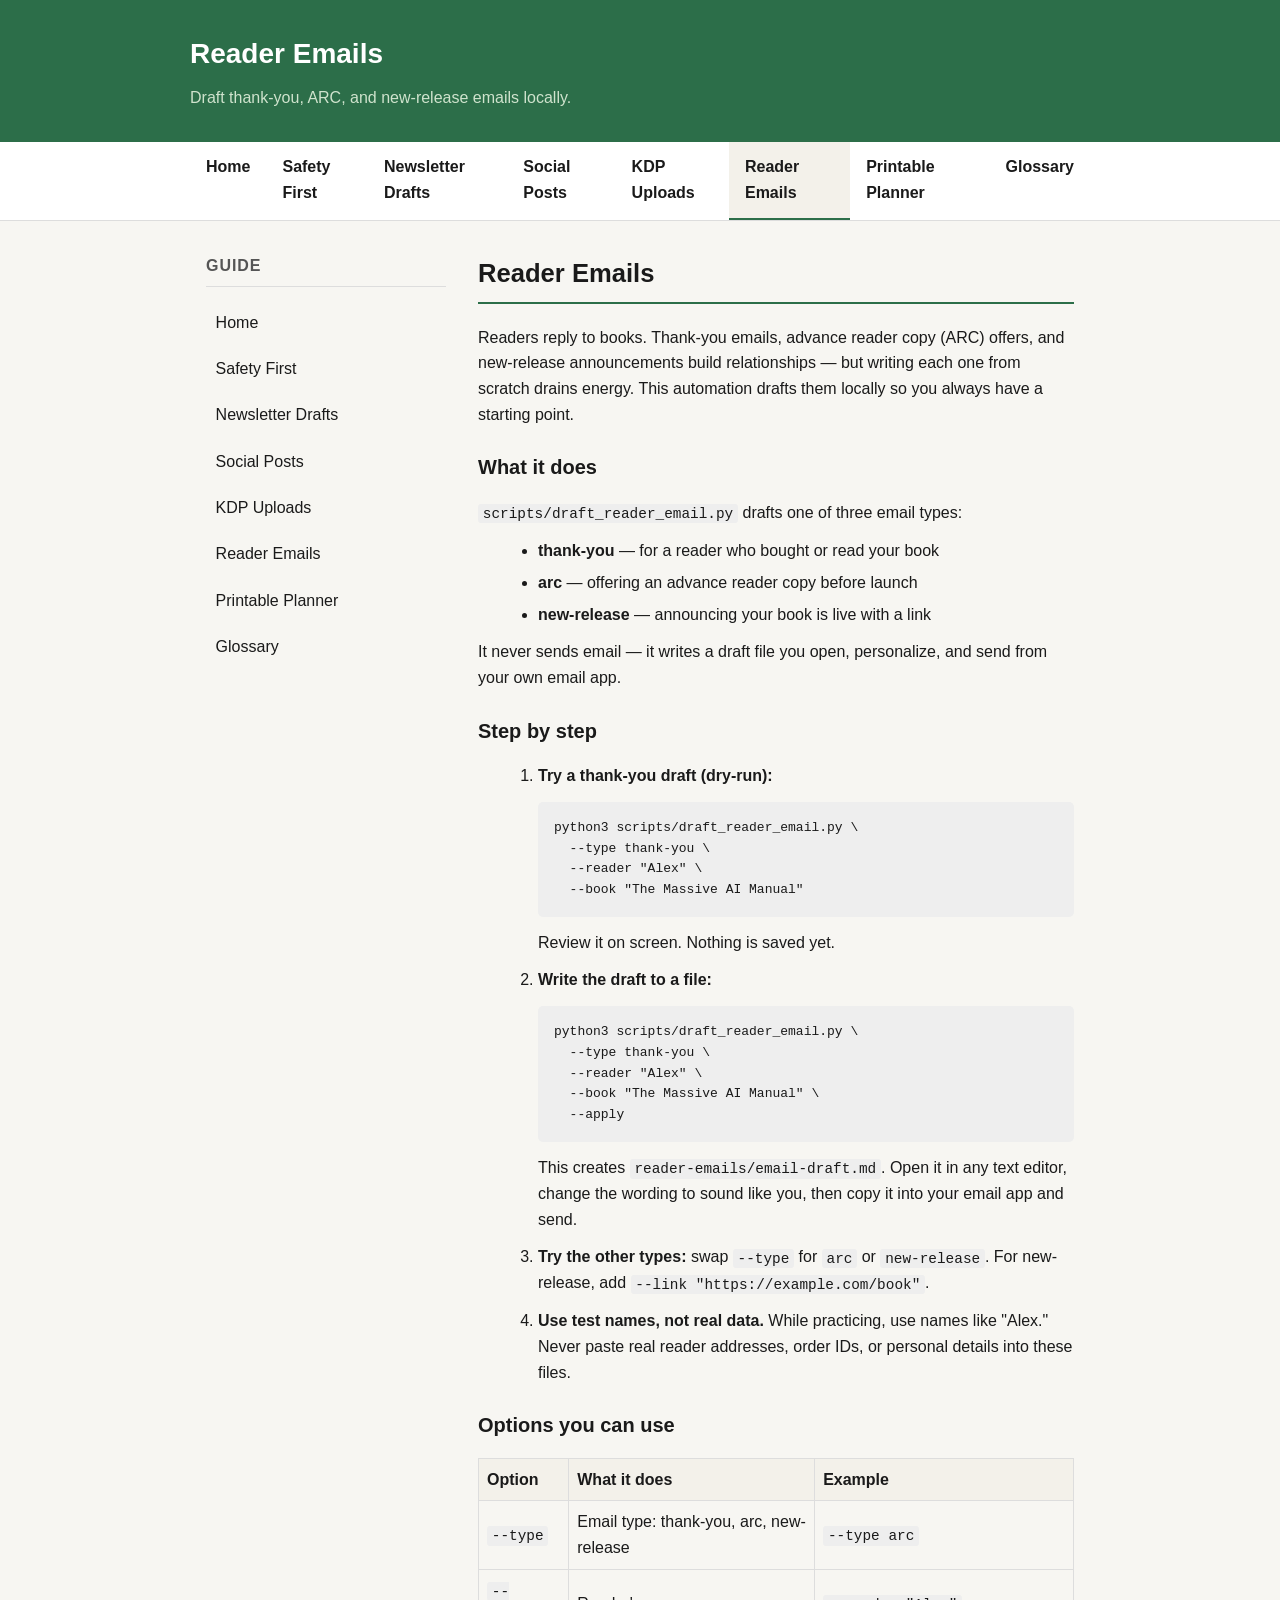
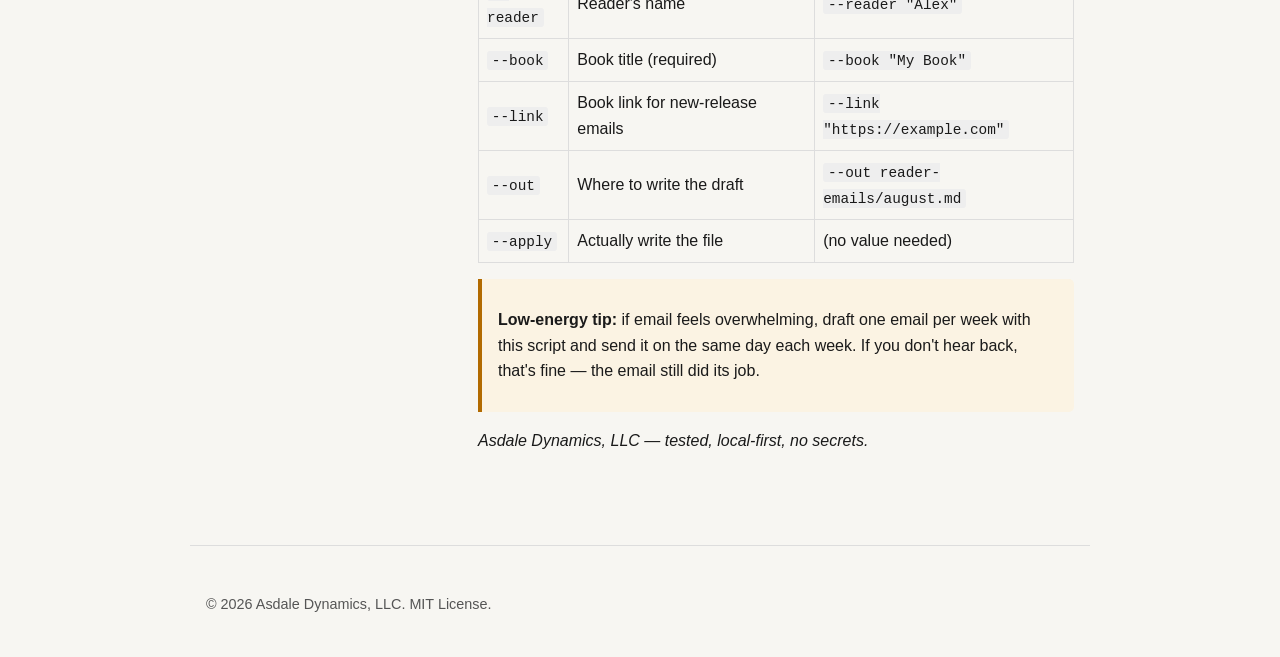
<file: static/reader-emails.html>
<!DOCTYPE html>
<html lang="en">
<head>
<meta charset="UTF-8">
<meta name="viewport" content="width=device-width, initial-scale=1.0">
<title>Reader Emails — Automating Author Admin</title>
<link rel="stylesheet" href="style.css">
</head>
<body>

<header class="site-header">
  <div class="inner">
    <h1>Reader Emails</h1>
    <p>Draft thank-you, ARC, and new-release emails locally.</p>
  </div>
</header>

<nav>
  <ul>
    <li><a href="index.html">Home</a></li>
    <li><a href="safety.html">Safety First</a></li>
    <li><a href="newsletter-drafts.html">Newsletter Drafts</a></li>
    <li><a href="social-posts.html">Social Posts</a></li>
    <li><a href="kdp-uploads.html">KDP Uploads</a></li>
    <li><a href="reader-emails.html" class="active">Reader Emails</a></li>
    <li><a href="automation-planner.html">Printable Planner</a></li>
    <li><a href="glossary.html">Glossary</a></li>
  </ul>
</nav>

<main>
  <aside class="sidebar">
    <h2>Guide</h2>
    <ul>
      <li><a href="index.html">Home</a></li>
      <li><a href="safety.html">Safety First</a></li>
      <li><a href="newsletter-drafts.html">Newsletter Drafts</a></li>
      <li><a href="social-posts.html">Social Posts</a></li>
      <li><a href="kdp-uploads.html">KDP Uploads</a></li>
      <li><a href="reader-emails.html" class="active">Reader Emails</a></li>
      <li><a href="automation-planner.html">Printable Planner</a></li>
      <li><a href="glossary.html">Glossary</a></li>
    </ul>
  </aside>

  <article class="content">
    <h1>Reader Emails</h1>
    <p>Readers reply to books. Thank-you emails, advance reader copy (ARC)
    offers, and new-release announcements build relationships &mdash; but
    writing each one from scratch drains energy. This automation drafts them
    locally so you always have a starting point.</p>

    <h2>What it does</h2>
    <p><code>scripts/draft_reader_email.py</code> drafts one of three email
    types:</p>
    <ul>
      <li><strong>thank-you</strong> &mdash; for a reader who bought or read
      your book</li>
      <li><strong>arc</strong> &mdash; offering an advance reader copy
      before launch</li>
      <li><strong>new-release</strong> &mdash; announcing your book is live
      with a link</li>
    </ul>
    <p>It never sends email &mdash; it writes a draft file you open,
    personalize, and send from your own email app.</p>

    <h2>Step by step</h2>
    <ol>
      <li><p><strong>Try a thank-you draft (dry-run):</strong></p>
        <pre>python3 scripts/draft_reader_email.py \
  --type thank-you \
  --reader "Alex" \
  --book "The Massive AI Manual"</pre>
        <p>Review it on screen. Nothing is saved yet.</p></li>
      <li><p><strong>Write the draft to a file:</strong></p>
        <pre>python3 scripts/draft_reader_email.py \
  --type thank-you \
  --reader "Alex" \
  --book "The Massive AI Manual" \
  --apply</pre>
        <p>This creates <code>reader-emails/email-draft.md</code>. Open it in
        any text editor, change the wording to sound like you, then copy it
        into your email app and send.</p></li>
      <li><p><strong>Try the other types:</strong> swap <code>--type</code>
      for <code>arc</code> or <code>new-release</code>. For new-release, add
      <code>--link "https://example.com/book"</code>.</p></li>
      <li><p><strong>Use test names, not real data.</strong> While
      practicing, use names like "Alex." Never paste real reader addresses,
      order IDs, or personal details into these files.</p></li>
    </ol>

    <h2>Options you can use</h2>
    <table>
      <thead><tr><th>Option</th><th>What it does</th><th>Example</th></tr></thead>
      <tbody>
        <tr><td><code>--type</code></td><td>Email type: thank-you, arc, new-release</td><td><code>--type arc</code></td></tr>
        <tr><td><code>--reader</code></td><td>Reader's name</td><td><code>--reader "Alex"</code></td></tr>
        <tr><td><code>--book</code></td><td>Book title (required)</td><td><code>--book "My Book"</code></td></tr>
        <tr><td><code>--link</code></td><td>Book link for new-release emails</td><td><code>--link "https://example.com"</code></td></tr>
        <tr><td><code>--out</code></td><td>Where to write the draft</td><td><code>--out reader-emails/august.md</code></td></tr>
        <tr><td><code>--apply</code></td><td>Actually write the file</td><td>(no value needed)</td></tr>
      </tbody>
    </table>

    <div class="warn-box">
      <p><strong>Low-energy tip:</strong> if email feels overwhelming, draft
      one email per week with this script and send it on the same day each
      week. If you don't hear back, that's fine &mdash; the email still did
      its job.</p>
    </div>

    <p class="no-print"><em>Asdale Dynamics, LLC &mdash; tested, local-first,
    no secrets.</em></p>
  </article>
</main>

<footer>
  <p>&copy; 2026 Asdale Dynamics, LLC. MIT License.</p>
</footer>

</body>
</html>
</file>
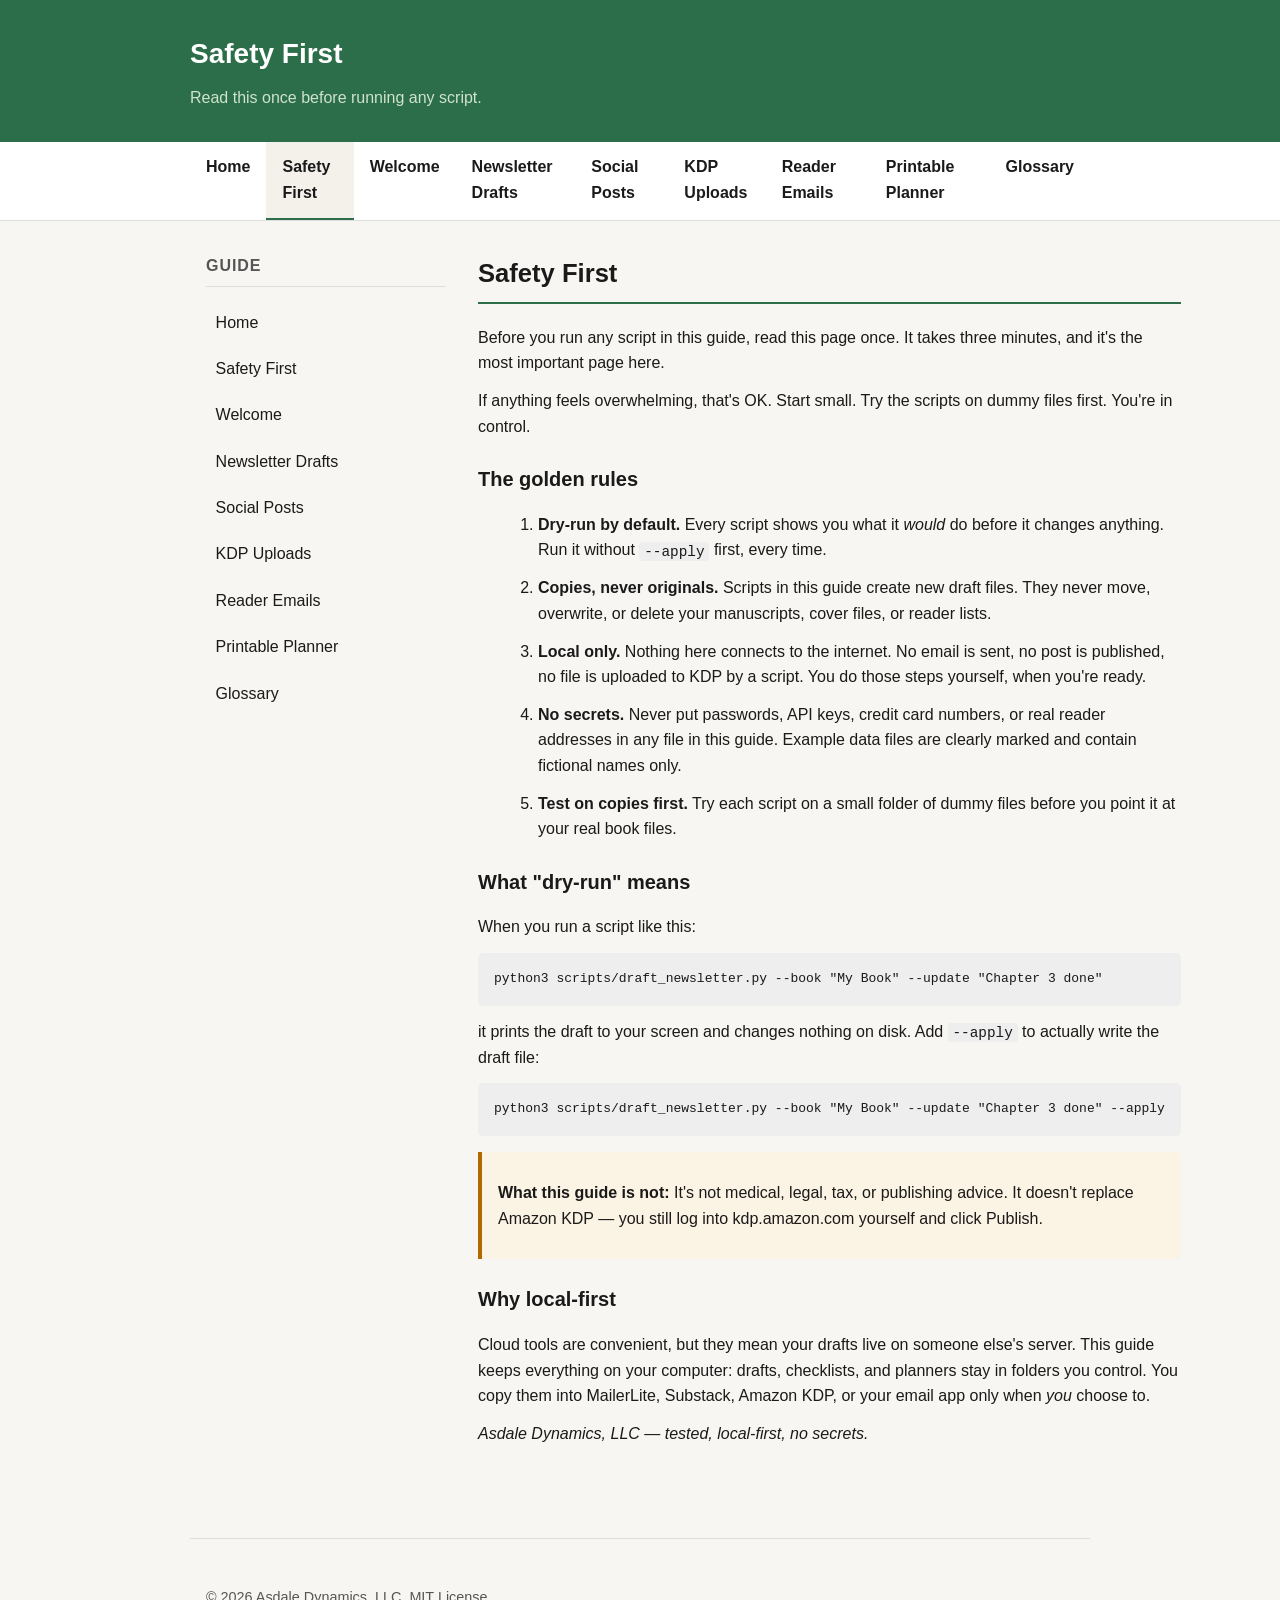
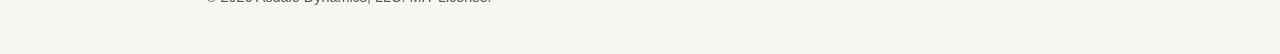
<file: static/safety.html>
<!DOCTYPE html>
<html lang="en">
<head>
<meta charset="UTF-8">
<meta name="viewport" content="width=device-width, initial-scale=1.0">
<title>Safety First — Automating Author Admin</title>
<link rel="stylesheet" href="style.css">
</head>
<body>

<header class="site-header">
  <div class="inner">
    <h1>Safety First</h1>
    <p>Read this once before running any script.</p>
  </div>
</header>

<nav>
  <ul>
    <li><a href="index.html">Home</a></li>
    <li><a href="safety.html" class="active">Safety First</a></li>
    <li><a href="intro.html">Welcome</a></li>
    <li><a href="newsletter-drafts.html">Newsletter Drafts</a></li>
    <li><a href="social-posts.html">Social Posts</a></li>
    <li><a href="kdp-uploads.html">KDP Uploads</a></li>
    <li><a href="reader-emails.html">Reader Emails</a></li>
    <li><a href="automation-planner.html">Printable Planner</a></li>
    <li><a href="glossary.html">Glossary</a></li>
  </ul>
</nav>

<main>
  <aside class="sidebar">
    <h2>Guide</h2>
    <ul>
      <li><a href="index.html">Home</a></li>
      <li><a href="safety.html" class="active">Safety First</a></li>
      <li><a href="intro.html">Welcome</a></li>
      <li><a href="newsletter-drafts.html">Newsletter Drafts</a></li>
      <li><a href="social-posts.html">Social Posts</a></li>
      <li><a href="kdp-uploads.html">KDP Uploads</a></li>
      <li><a href="reader-emails.html">Reader Emails</a></li>
      <li><a href="automation-planner.html">Printable Planner</a></li>
      <li><a href="glossary.html">Glossary</a></li>
    </ul>
  </aside>

  <article class="content">
    <h1>Safety First</h1>
    <p>Before you run any script in this guide, read this page once. It takes
    three minutes, and it's the most important page here.</p>
    <p>If anything feels overwhelming, that's OK. Start small. Try the scripts
    on dummy files first. You're in control.</p>

    <h2>The golden rules</h2>
    <ol>
      <li><p><strong>Dry-run by default.</strong> Every script shows you what
      it <em>would</em> do before it changes anything. Run it without
      <code>--apply</code> first, every time.</p></li>
      <li><p><strong>Copies, never originals.</strong> Scripts in this guide
      create new draft files. They never move, overwrite, or delete your
      manuscripts, cover files, or reader lists.</p></li>
      <li><p><strong>Local only.</strong> Nothing here connects to the
      internet. No email is sent, no post is published, no file is uploaded
      to KDP by a script. You do those steps yourself, when you're ready.</p></li>
      <li><p><strong>No secrets.</strong> Never put passwords, API keys,
      credit card numbers, or real reader addresses in any file in this
      guide. Example data files are clearly marked and contain fictional
      names only.</p></li>
      <li><p><strong>Test on copies first.</strong> Try each script on a
      small folder of dummy files before you point it at your real book
      files.</p></li>
    </ol>

    <h2>What "dry-run" means</h2>
    <p>When you run a script like this:</p>
    <pre>python3 scripts/draft_newsletter.py --book "My Book" --update "Chapter 3 done"</pre>
    <p>it prints the draft to your screen and changes nothing on disk. Add
    <code>--apply</code> to actually write the draft file:</p>
    <pre>python3 scripts/draft_newsletter.py --book "My Book" --update "Chapter 3 done" --apply</pre>

    <div class="warn-box">
      <p><strong>What this guide is not:</strong> It's not medical, legal,
      tax, or publishing advice. It doesn't replace Amazon KDP &mdash; you
      still log into kdp.amazon.com yourself and click Publish.</p>
    </div>

    <h2>Why local-first</h2>
    <p>Cloud tools are convenient, but they mean your drafts live on someone
    else's server. This guide keeps everything on your computer: drafts,
    checklists, and planners stay in folders you control. You copy them into
    MailerLite, Substack, Amazon KDP, or your email app only when
    <em>you</em> choose to.</p>

    <p class="no-print"><em>Asdale Dynamics, LLC &mdash; tested, local-first,
    no secrets.</em></p>
  </article>
</main>

<footer>
  <p>&copy; 2026 Asdale Dynamics, LLC. MIT License.</p>
</footer>

</body>
</html>
</file>
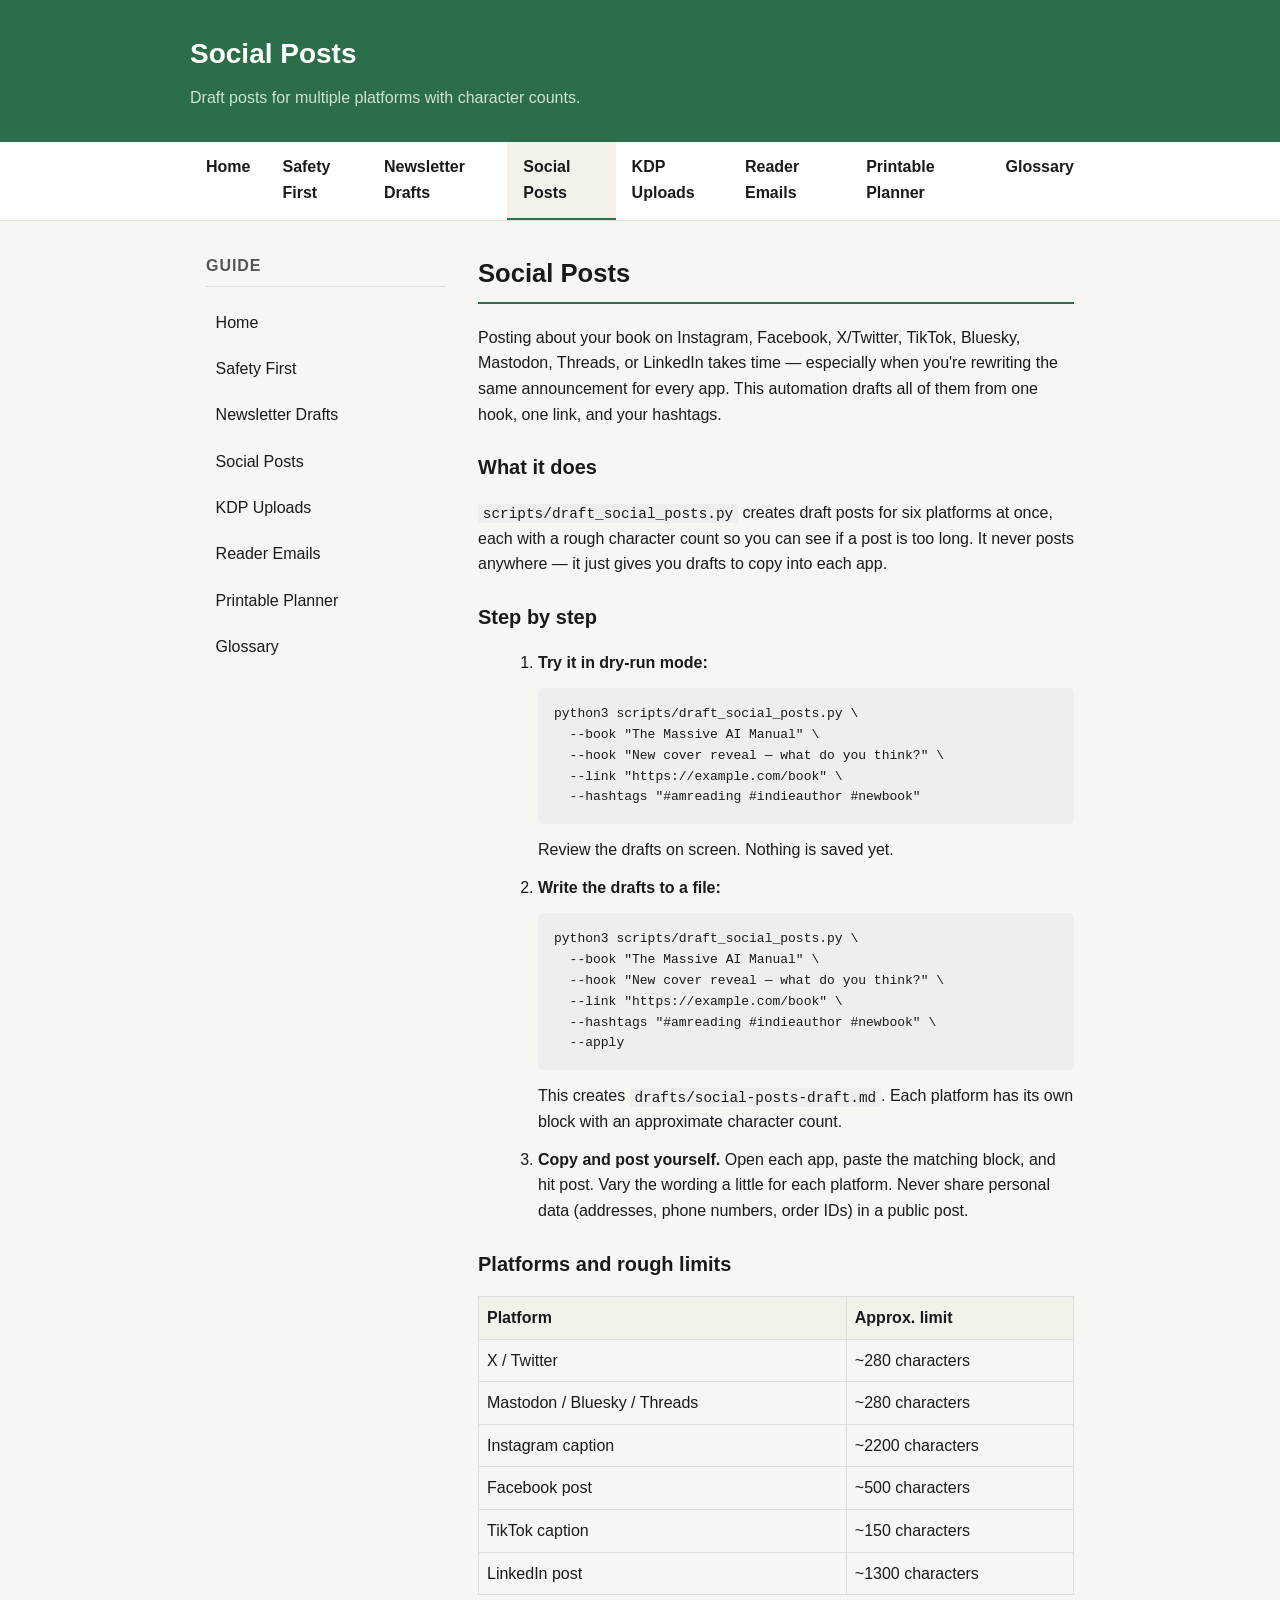
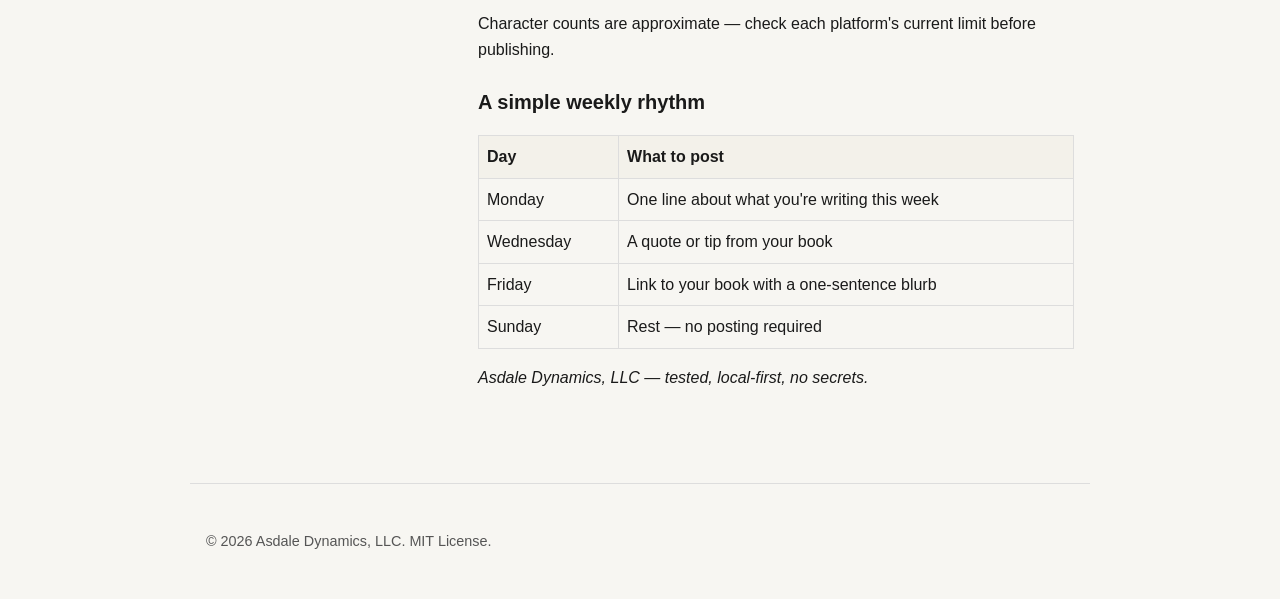
<file: static/social-posts.html>
<!DOCTYPE html>
<html lang="en">
<head>
<meta charset="UTF-8">
<meta name="viewport" content="width=device-width, initial-scale=1.0">
<title>Social Posts — Automating Author Admin</title>
<link rel="stylesheet" href="style.css">
</head>
<body>

<header class="site-header">
  <div class="inner">
    <h1>Social Posts</h1>
    <p>Draft posts for multiple platforms with character counts.</p>
  </div>
</header>

<nav>
  <ul>
    <li><a href="index.html">Home</a></li>
    <li><a href="safety.html">Safety First</a></li>
    <li><a href="newsletter-drafts.html">Newsletter Drafts</a></li>
    <li><a href="social-posts.html" class="active">Social Posts</a></li>
    <li><a href="kdp-uploads.html">KDP Uploads</a></li>
    <li><a href="reader-emails.html">Reader Emails</a></li>
    <li><a href="automation-planner.html">Printable Planner</a></li>
    <li><a href="glossary.html">Glossary</a></li>
  </ul>
</nav>

<main>
  <aside class="sidebar">
    <h2>Guide</h2>
    <ul>
      <li><a href="index.html">Home</a></li>
      <li><a href="safety.html">Safety First</a></li>
      <li><a href="newsletter-drafts.html">Newsletter Drafts</a></li>
      <li><a href="social-posts.html" class="active">Social Posts</a></li>
      <li><a href="kdp-uploads.html">KDP Uploads</a></li>
      <li><a href="reader-emails.html">Reader Emails</a></li>
      <li><a href="automation-planner.html">Printable Planner</a></li>
      <li><a href="glossary.html">Glossary</a></li>
    </ul>
  </aside>

  <article class="content">
    <h1>Social Posts</h1>
    <p>Posting about your book on Instagram, Facebook, X/Twitter, TikTok,
    Bluesky, Mastodon, Threads, or LinkedIn takes time &mdash; especially when
    you're rewriting the same announcement for every app. This automation
    drafts all of them from one hook, one link, and your hashtags.</p>

    <h2>What it does</h2>
    <p><code>scripts/draft_social_posts.py</code> creates draft posts for six
    platforms at once, each with a rough character count so you can see if a
    post is too long. It never posts anywhere &mdash; it just gives you drafts
    to copy into each app.</p>

    <h2>Step by step</h2>
    <ol>
      <li><p><strong>Try it in dry-run mode:</strong></p>
        <pre>python3 scripts/draft_social_posts.py \
  --book "The Massive AI Manual" \
  --hook "New cover reveal &mdash; what do you think?" \
  --link "https://example.com/book" \
  --hashtags "#amreading #indieauthor #newbook"</pre>
        <p>Review the drafts on screen. Nothing is saved yet.</p></li>
      <li><p><strong>Write the drafts to a file:</strong></p>
        <pre>python3 scripts/draft_social_posts.py \
  --book "The Massive AI Manual" \
  --hook "New cover reveal &mdash; what do you think?" \
  --link "https://example.com/book" \
  --hashtags "#amreading #indieauthor #newbook" \
  --apply</pre>
        <p>This creates <code>drafts/social-posts-draft.md</code>. Each
        platform has its own block with an approximate character count.</p></li>
      <li><p><strong>Copy and post yourself.</strong> Open each app, paste
      the matching block, and hit post. Vary the wording a little for each
      platform. Never share personal data (addresses, phone numbers, order
      IDs) in a public post.</p></li>
    </ol>

    <h2>Platforms and rough limits</h2>
    <table>
      <thead><tr><th>Platform</th><th>Approx. limit</th></tr></thead>
      <tbody>
        <tr><td>X / Twitter</td><td>~280 characters</td></tr>
        <tr><td>Mastodon / Bluesky / Threads</td><td>~280 characters</td></tr>
        <tr><td>Instagram caption</td><td>~2200 characters</td></tr>
        <tr><td>Facebook post</td><td>~500 characters</td></tr>
        <tr><td>TikTok caption</td><td>~150 characters</td></tr>
        <tr><td>LinkedIn post</td><td>~1300 characters</td></tr>
      </tbody>
    </table>
    <p class="no-print">Character counts are approximate &mdash; check each
    platform's current limit before publishing.</p>

    <h2>A simple weekly rhythm</h2>
    <table>
      <thead><tr><th>Day</th><th>What to post</th></tr></thead>
      <tbody>
        <tr><td>Monday</td><td>One line about what you're writing this week</td></tr>
        <tr><td>Wednesday</td><td>A quote or tip from your book</td></tr>
        <tr><td>Friday</td><td>Link to your book with a one-sentence blurb</td></tr>
        <tr><td>Sunday</td><td>Rest &mdash; no posting required</td></tr>
      </tbody>
    </table>

    <p class="no-print"><em>Asdale Dynamics, LLC &mdash; tested, local-first,
    no secrets.</em></p>
  </article>
</main>

<footer>
  <p>&copy; 2026 Asdale Dynamics, LLC. MIT License.</p>
</footer>

</body>
</html>
</file>
<file: static/style.css>
/* Automating Author Admin — static site styles */
:root {
  --bg: #f7f6f2;
  --paper: #ffffff;
  --ink: #1a1a1a;
  --muted: #555;
  --accent: #2c6e49;
  --accent-hover: #1f5337;
  --line: #ddd;
}

* { box-sizing: border-box; }
html { scroll-behavior: smooth; }

body {
  margin: 0;
  font-family: -apple-system, BlinkMacSystemFont, "Segoe UI", Roboto, Helvetica, Arial, sans-serif;
  background: var(--bg);
  color: var(--ink);
  line-height: 1.6;
}

a { color: var(--accent); text-decoration: none; }
a:hover { text-decoration: underline; }

header.site-header {
  background: var(--accent);
  color: #fff;
  padding: 2rem 1rem;
}
header.site-header .inner { max-width: 900px; margin: 0 auto; }
header.site-header h1 { margin: 0; font-size: 1.75rem; font-weight: 700; }
header.site-header p { margin: 0.5rem 0 0; color: #cfe3cd; font-size: 1rem; }

nav {
  background: #fff;
  border-bottom: 1px solid var(--line);
  position: sticky; top: 0; z-index: 10;
}
nav ul { list-style: none; margin: 0; padding: 0; display: flex; max-width: 900px; margin: 0 auto; }
nav li { }
nav a { display: block; padding: 0.75rem 1rem; color: var(--ink); font-weight: 600; border-bottom: 2px solid transparent; }
nav a:hover, nav a.active { background: #f3f1ea; border-bottom-color: var(--accent); }

main { max-width: 900px; margin: 0 auto; padding: 2rem 1rem; display: grid; grid-template-columns: 1fr; gap: 2rem; }
@media (min-width: 700px) { main { grid-template-columns: 240px 1fr; } }

aside.sidebar {
  position: sticky; top: 70px;
}
aside.sidebar h2 { font-size: 1rem; text-transform: uppercase; letter-spacing: 0.06em; color: var(--muted); margin: 0 0 1rem; border-bottom: 1px solid var(--line); padding-bottom: 0.5rem; }
aside.sidebar ul { list-style: none; margin: 0; padding: 0; }
aside.sidebar li { margin-bottom: 0.5rem; }
aside.sidebar a { display: block; padding: 0.4rem 0.6rem; border-radius: 4px; color: var(--ink); }
aside.sidebar a:hover { background: #f3f1ea; }

article.content h1 { font-size: 1.6rem; margin-top: 0; border-bottom: 2px solid var(--accent); padding-bottom: 0.5rem; }
article.content h2 { font-size: 1.25rem; margin-top: 1.5rem; }
article.content p { margin: 0.75rem 0; }
article.content ul, article.content ol { margin: 0.75rem 0 0.75rem 1.25rem; }
article.content li { margin-bottom: 0.4rem; }
article.content code { background: #eee; padding: 0.1rem 0.3rem; border-radius: 3px; font-family: ui-monospace, SFMono-Regular, Menlo, monospace; font-size: 0.9em; }
article.content pre { background: #eee; padding: 1rem; border-radius: 5px; overflow: auto; }
article.content pre code { background: transparent; padding: 0; }

table { width: 100%; border-collapse: collapse; margin: 1rem 0; }
th, td { border: 1px solid var(--line); padding: 0.5rem; text-align: left; }
th { background: #f3f1ea; }

.info-box {
  background: #eef6ee;
  border-left: 4px solid var(--accent);
  padding: 1rem;
  margin: 1rem 0;
  border-radius: 0 5px 5px 0;
}
.warn-box {
  background: #fbf3e3;
  border-left: 4px solid #b26a00;
  padding: 1rem;
  margin: 1rem 0;
  border-radius: 0 5px 5px 0;
}

footer {
  margin-top: 3rem;
  padding: 2rem 1rem;
  border-top: 1px solid var(--line);
  font-size: 0.9rem;
  color: var(--muted);
  max-width: 900px;
  margin-left: auto;
  margin-right: auto;
}

/* Print-friendly tweaks for the automation planner */
@media print {
  body { background: #fff; color: #000; }
  header.site-header, nav, aside.sidebar, footer { display: none !important; }
  main { max-width: none; padding: 0; margin: 0; display: block; }
  article.content { border: none; }
  a[href]:after { content: " (" attr(href) ")"; font-size: 0.8rem; color: #555; }
  table, tr { page-break-inside: avoid; }
  .no-print { display: none !important; }
}
</file>
